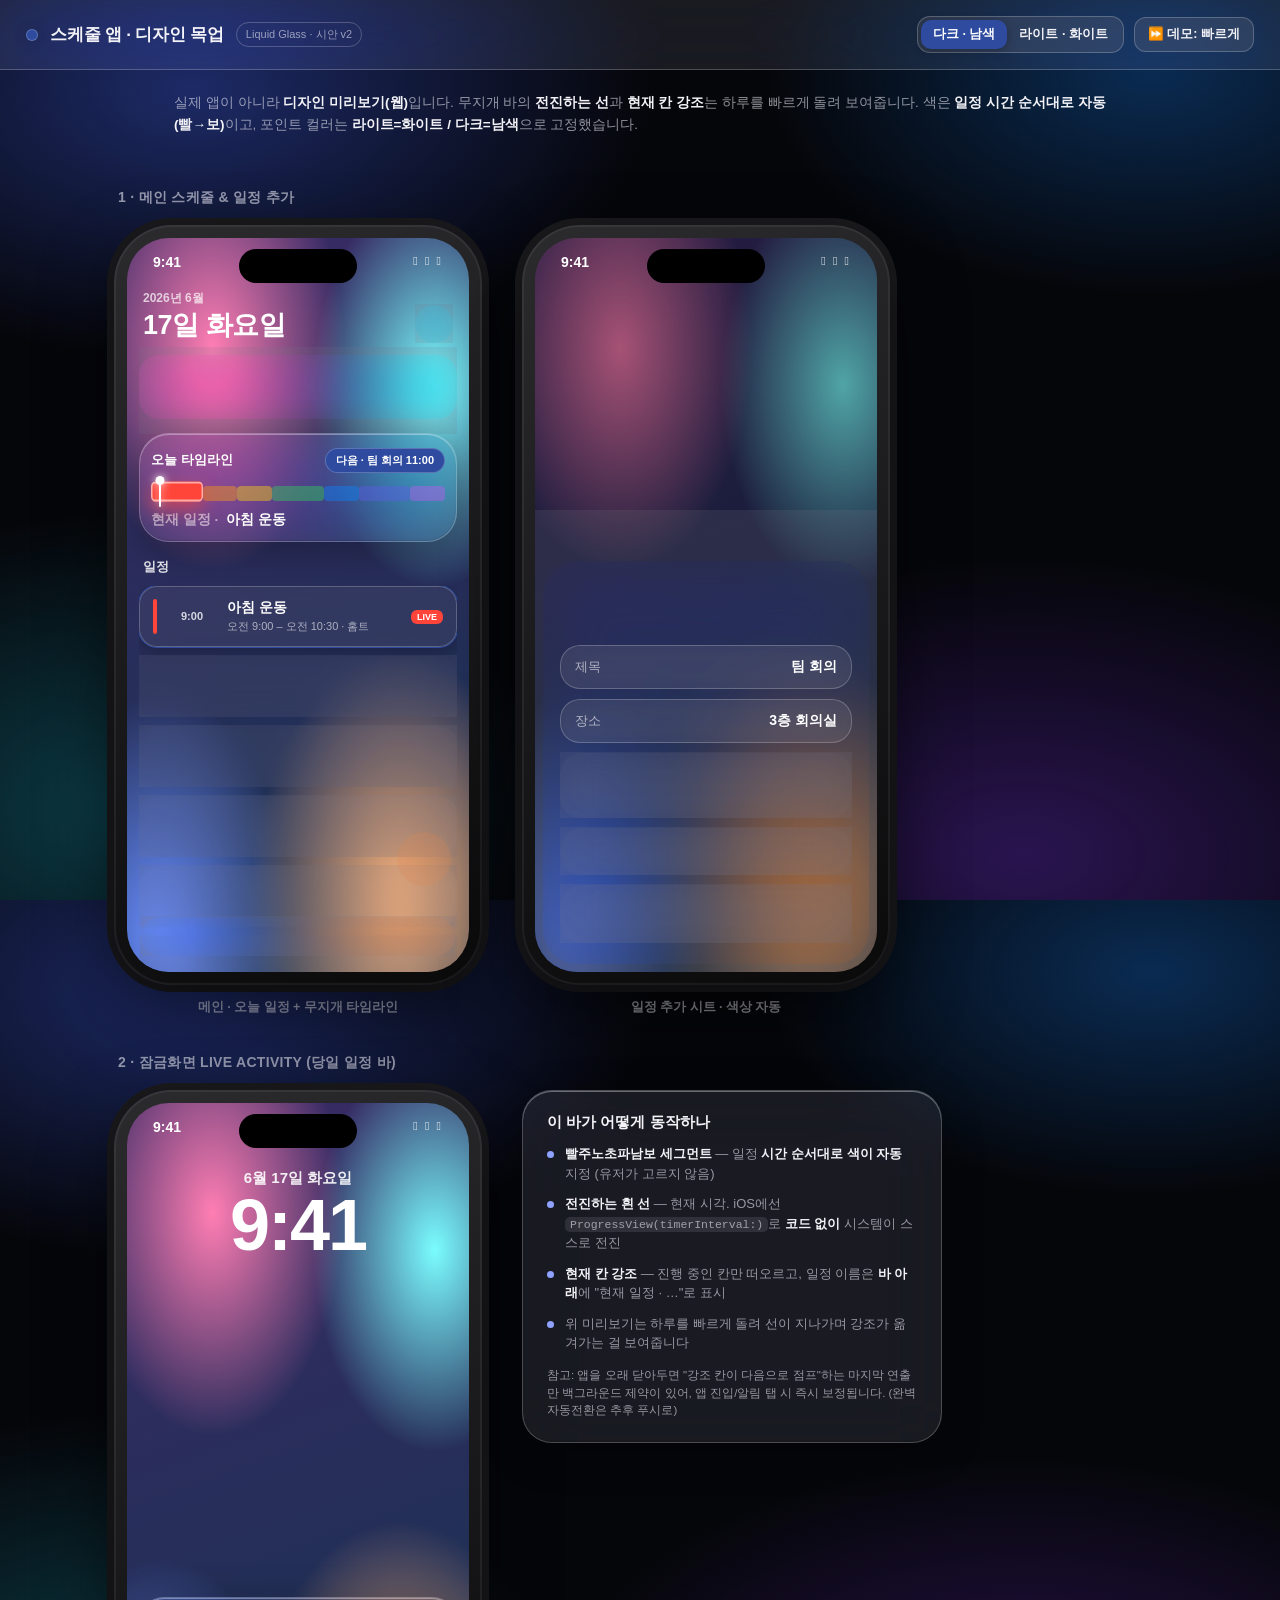
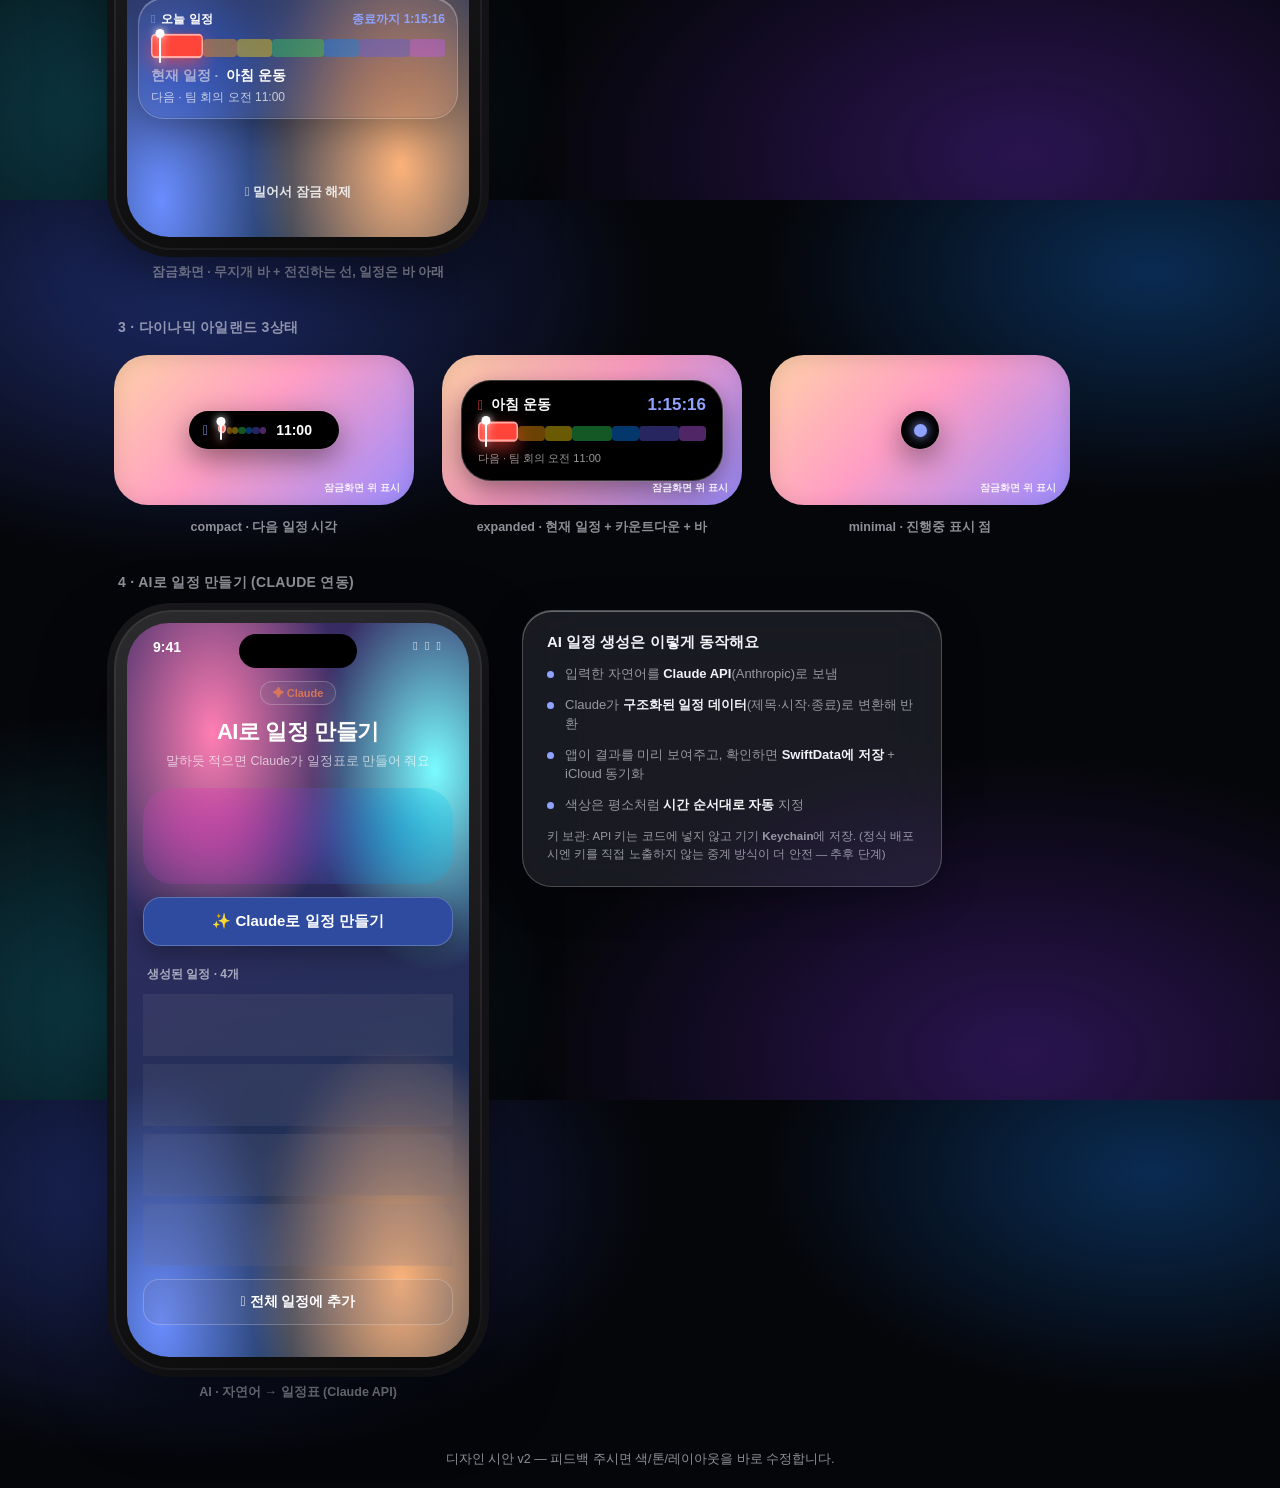
<file: mockup/index.html>
<!DOCTYPE html>
<html lang="ko">
<head>
<meta charset="UTF-8" />
<meta name="viewport" content="width=device-width, initial-scale=1.0" />
<title>스케줄 앱 · 디자인 목업</title>
<link rel="stylesheet" href="styles.css" />
</head>
<body class="theme-dark">

  <!-- ===== Top control bar ===== -->
  <header class="topbar">
    <div class="topbar-title">
      <span class="dot"></span>
      <h1>스케줄 앱 · 디자인 목업</h1>
      <span class="tag">Liquid Glass · 시안 v2</span>
    </div>
    <div class="controls">
      <div class="seg" id="themeSeg">
        <button data-theme="theme-dark" class="active">다크 · 남색</button>
        <button data-theme="theme-light">라이트 · 화이트</button>
      </div>
      <button class="seg-single" id="speedBtn" title="시간 흐름 데모 속도">⏩ 데모: 빠르게</button>
    </div>
  </header>

  <p class="note">실제 앱이 아니라 <b>디자인 미리보기(웹)</b>입니다. 무지개 바의 <b>전진하는 선</b>과 <b>현재 칸 강조</b>는 하루를 빠르게 돌려 보여줍니다. 색은 <b>일정 시간 순서대로 자동(빨→보)</b>이고, 포인트 컬러는 <b>라이트=화이트 / 다크=남색</b>으로 고정했습니다.</p>

  <main>

    <!-- ===== 1. 메인 + 추가 시트 ===== -->
    <section>
      <h2 class="sec-title">1 · 메인 스케줄 &amp; 일정 추가</h2>
      <div class="row">

        <!-- 메인 화면 -->
        <figure class="device-wrap">
          <div class="phone">
            <div class="island"></div>
            <div class="screen wallpaper">
              <div class="statusbar"><span>9:41</span><span class="sb-right">􀙇 􀛨 􀋗</span></div>
              <div class="app-content">
                <div class="app-header">
                  <div>
                    <div class="kicker">2026년 6월</div>
                    <div class="big-date">17일 화요일</div>
                  </div>
                  <div class="avatar glass-soft">나</div>
                </div>

                <div class="weekstrip glass-soft">
                  <div class="wd"><span>월</span><b>16</b></div>
                  <div class="wd today"><span>화</span><b>17</b></div>
                  <div class="wd"><span>수</span><b>18</b></div>
                  <div class="wd"><span>목</span><b>19</b></div>
                  <div class="wd"><span>금</span><b>20</b></div>
                  <div class="wd"><span>토</span><b>21</b></div>
                  <div class="wd"><span>일</span><b>22</b></div>
                </div>

                <div class="glass card timeline-card">
                  <div class="card-head">
                    <span>오늘 타임라인</span>
                    <span class="next-chip" data-next-chip>다음 · --</span>
                  </div>
                  <div class="timeline" data-timeline data-variant="main"></div>
                  <div class="cur-line" data-cur-line><span>현재 일정 ·</span> --</div>
                </div>

                <div class="list-label">일정</div>
                <div class="event-list" data-eventlist></div>
              </div>

              <button class="fab glass">＋</button>
              <div class="tabbar glass-soft">
                <span class="tab active">􀉉 오늘</span>
                <span class="tab">􀉑 캘린더</span>
                <span class="tab">􀍩 설정</span>
              </div>
            </div>
          </div>
          <figcaption>메인 · 오늘 일정 + 무지개 타임라인</figcaption>
        </figure>

        <!-- 추가 시트 -->
        <figure class="device-wrap">
          <div class="phone">
            <div class="island"></div>
            <div class="screen wallpaper dimmed">
              <div class="statusbar"><span>9:41</span><span class="sb-right">􀙇 􀛨 􀋗</span></div>
              <div class="sheet glass">
                <div class="sheet-grabber"></div>
                <div class="sheet-head">
                  <button class="ghost">취소</button>
                  <b>새 일정</b>
                  <button class="filled">추가</button>
                </div>
                <div class="field glass-soft"><span>제목</span><input value="팀 회의" /></div>
                <div class="field glass-soft"><span>장소</span><input value="3층 회의실" placeholder="위치"/></div>
                <div class="field glass-soft two">
                  <div><span>시작</span><b>오후 12:00</b></div>
                  <div><span>종료</span><b>오후 1:00</b></div>
                </div>
                <div class="field glass-soft"><span>알림</span><b>10분 전</b></div>
                <div class="auto-color glass-soft">
                  <span>􀊵 색상은 시간 순서대로 자동 지정돼요</span>
                  <div class="mini-rainbow">
                    <i style="--c:#FF453A"></i><i style="--c:#FF9F0A"></i><i style="--c:#FFD60A"></i>
                    <i style="--c:#30D158"></i><i style="--c:#0A84FF"></i><i style="--c:#5E5CE6"></i><i style="--c:#BF5AF2"></i>
                  </div>
                </div>
              </div>
            </div>
          </div>
          <figcaption>일정 추가 시트 · 색상 자동</figcaption>
        </figure>
      </div>
    </section>

    <!-- ===== 2. 잠금화면 Live Activity ===== -->
    <section>
      <h2 class="sec-title">2 · 잠금화면 Live Activity (당일 일정 바)</h2>
      <div class="row">
        <figure class="device-wrap">
          <div class="phone">
            <div class="island"></div>
            <div class="screen wallpaper lockscreen">
              <div class="statusbar"><span>9:41</span><span class="sb-right">􀙇 􀛨 􀋗</span></div>
              <div class="lock-clock">
                <div class="lock-day">6월 17일 화요일</div>
                <div class="lock-time">9:41</div>
              </div>

              <div class="la-card glass">
                <div class="la-head">
                  <div class="la-app"><span class="la-icon">􀉉</span> 오늘 일정</div>
                  <div class="la-count" data-countdown>다음까지 --:--</div>
                </div>
                <div class="timeline tall" data-timeline data-variant="lock"></div>
                <div class="cur-line" data-cur-line><span>현재 일정 ·</span> --</div>
                <div class="la-next" data-next-line>다음 · --</div>
              </div>

              <div class="lock-hint">􀎟 밀어서 잠금 해제</div>
            </div>
          </div>
          <figcaption>잠금화면 · 무지개 바 + 전진하는 선, 일정은 바 아래</figcaption>
        </figure>

        <div class="explain glass">
          <h3>이 바가 어떻게 동작하나</h3>
          <ul>
            <li><b>빨주노초파남보 세그먼트</b> — 일정 <b>시간 순서대로 색이 자동</b> 지정 (유저가 고르지 않음)</li>
            <li><b>전진하는 흰 선</b> — 현재 시각. iOS에선 <code>ProgressView(timerInterval:)</code>로 <b>코드 없이</b> 시스템이 스스로 전진</li>
            <li><b>현재 칸 강조</b> — 진행 중인 칸만 떠오르고, 일정 이름은 <b>바 아래</b>에 "현재 일정 · …"로 표시</li>
            <li>위 미리보기는 하루를 빠르게 돌려 선이 지나가며 강조가 옮겨가는 걸 보여줍니다</li>
          </ul>
          <p class="small">참고: 앱을 오래 닫아두면 "강조 칸이 다음으로 점프"하는 마지막 연출만 백그라운드 제약이 있어, 앱 진입/알림 탭 시 즉시 보정됩니다. (완벽 자동전환은 추후 푸시로)</p>
        </div>
      </div>
    </section>

    <!-- ===== 3. 다이나믹 아일랜드 ===== -->
    <section>
      <h2 class="sec-title">3 · 다이나믹 아일랜드 3상태</h2>
      <div class="row di-row">

        <figure class="di-wrap">
          <div class="di-stage">
            <div class="di compact">
              <span class="di-l">􀉉</span>
              <span class="di-bar-mini" data-timeline data-variant="di"></span>
              <span class="di-r" data-di-time>11:00</span>
            </div>
          </div>
          <figcaption>compact · 다음 일정 시각</figcaption>
        </figure>

        <figure class="di-wrap">
          <div class="di-stage">
            <div class="di expanded glass">
              <div class="di-exp-top">
                <div class="di-exp-title"><span class="di-icon" data-cur-dot>􀉉</span> <b data-cur-title>프로젝트 작업</b></div>
                <div class="di-exp-count" data-di-count>23:14</div>
              </div>
              <div class="timeline" data-timeline data-variant="diexp"></div>
              <div class="di-exp-sub"><span data-next-sub>다음 · 1:1 미팅 오후 4:00</span></div>
            </div>
          </div>
          <figcaption>expanded · 현재 일정 + 카운트다운 + 바</figcaption>
        </figure>

        <figure class="di-wrap">
          <div class="di-stage">
            <div class="di minimal">
              <span class="di-min-dot"></span>
            </div>
          </div>
          <figcaption>minimal · 진행중 표시 점</figcaption>
        </figure>
      </div>
    </section>

    <!-- ===== 4. AI (Claude) 자연어 일정 생성 ===== -->
    <section>
      <h2 class="sec-title">4 · AI로 일정 만들기 (Claude 연동)</h2>
      <div class="row">
        <figure class="device-wrap">
          <div class="phone">
            <div class="island"></div>
            <div class="screen wallpaper">
              <div class="statusbar"><span>9:41</span><span class="sb-right">􀙇 􀛨 􀋗</span></div>
              <div class="ai-content">
                <div class="ai-hero">
                  <div class="claude-badge">✦ Claude</div>
                  <h3>AI로 일정 만들기</h3>
                  <p>말하듯 적으면 Claude가 일정표로 만들어 줘요</p>
                </div>

                <div class="ai-input glass">
                  내일 오전 <b>9시 팀 회의</b>, <b>12시 반 점심</b>,
                  오후 <b>3시에 헬스장 1시간</b>, 저녁 <b>7시 친구 약속</b><span class="ph"> |</span>
                </div>
                <button class="ai-btn">✨ Claude로 일정 만들기</button>

                <div class="ai-divider">생성된 일정 · 4개</div>
                <div class="ai-result">
                  <div class="ev" style="--c:#FF453A"><div class="ev-bar"></div>
                    <div class="ev-time">9:00</div><div class="ev-main">
                    <div class="ev-title">팀 회의</div><div class="ev-loc">오전 9:00 – 오전 10:00</div></div></div>
                  <div class="ev" style="--c:#FF9F0A"><div class="ev-bar"></div>
                    <div class="ev-time">12:30</div><div class="ev-main">
                    <div class="ev-title">점심</div><div class="ev-loc">오후 12:30 – 오후 1:30</div></div></div>
                  <div class="ev" style="--c:#FFD60A"><div class="ev-bar"></div>
                    <div class="ev-time">15:00</div><div class="ev-main">
                    <div class="ev-title">헬스장</div><div class="ev-loc">오후 3:00 – 오후 4:00</div></div></div>
                  <div class="ev" style="--c:#30D158"><div class="ev-bar"></div>
                    <div class="ev-time">19:00</div><div class="ev-main">
                    <div class="ev-title">친구 약속</div><div class="ev-loc">오후 7:00 – 오후 8:00</div></div></div>
                </div>
                <button class="ai-apply">􀅼 전체 일정에 추가</button>
              </div>
            </div>
          </div>
          <figcaption>AI · 자연어 → 일정표 (Claude API)</figcaption>
        </figure>

        <div class="explain glass">
          <h3>AI 일정 생성은 이렇게 동작해요</h3>
          <ul>
            <li>입력한 자연어를 <b>Claude API</b>(Anthropic)로 보냄</li>
            <li>Claude가 <b>구조화된 일정 데이터</b>(제목·시작·종료)로 변환해 반환</li>
            <li>앱이 결과를 미리 보여주고, 확인하면 <b>SwiftData에 저장</b> + iCloud 동기화</li>
            <li>색상은 평소처럼 <b>시간 순서대로 자동</b> 지정</li>
          </ul>
          <p class="small">키 보관: API 키는 코드에 넣지 않고 기기 <b>Keychain</b>에 저장. (정식 배포 시엔 키를 직접 노출하지 않는 중계 방식이 더 안전 — 추후 단계)</p>
        </div>
      </div>
    </section>

    <div class="footer">디자인 시안 v2 — 피드백 주시면 색/톤/레이아웃을 바로 수정합니다.</div>
  </main>

  <script src="app.js"></script>
</body>
</html>
</file>
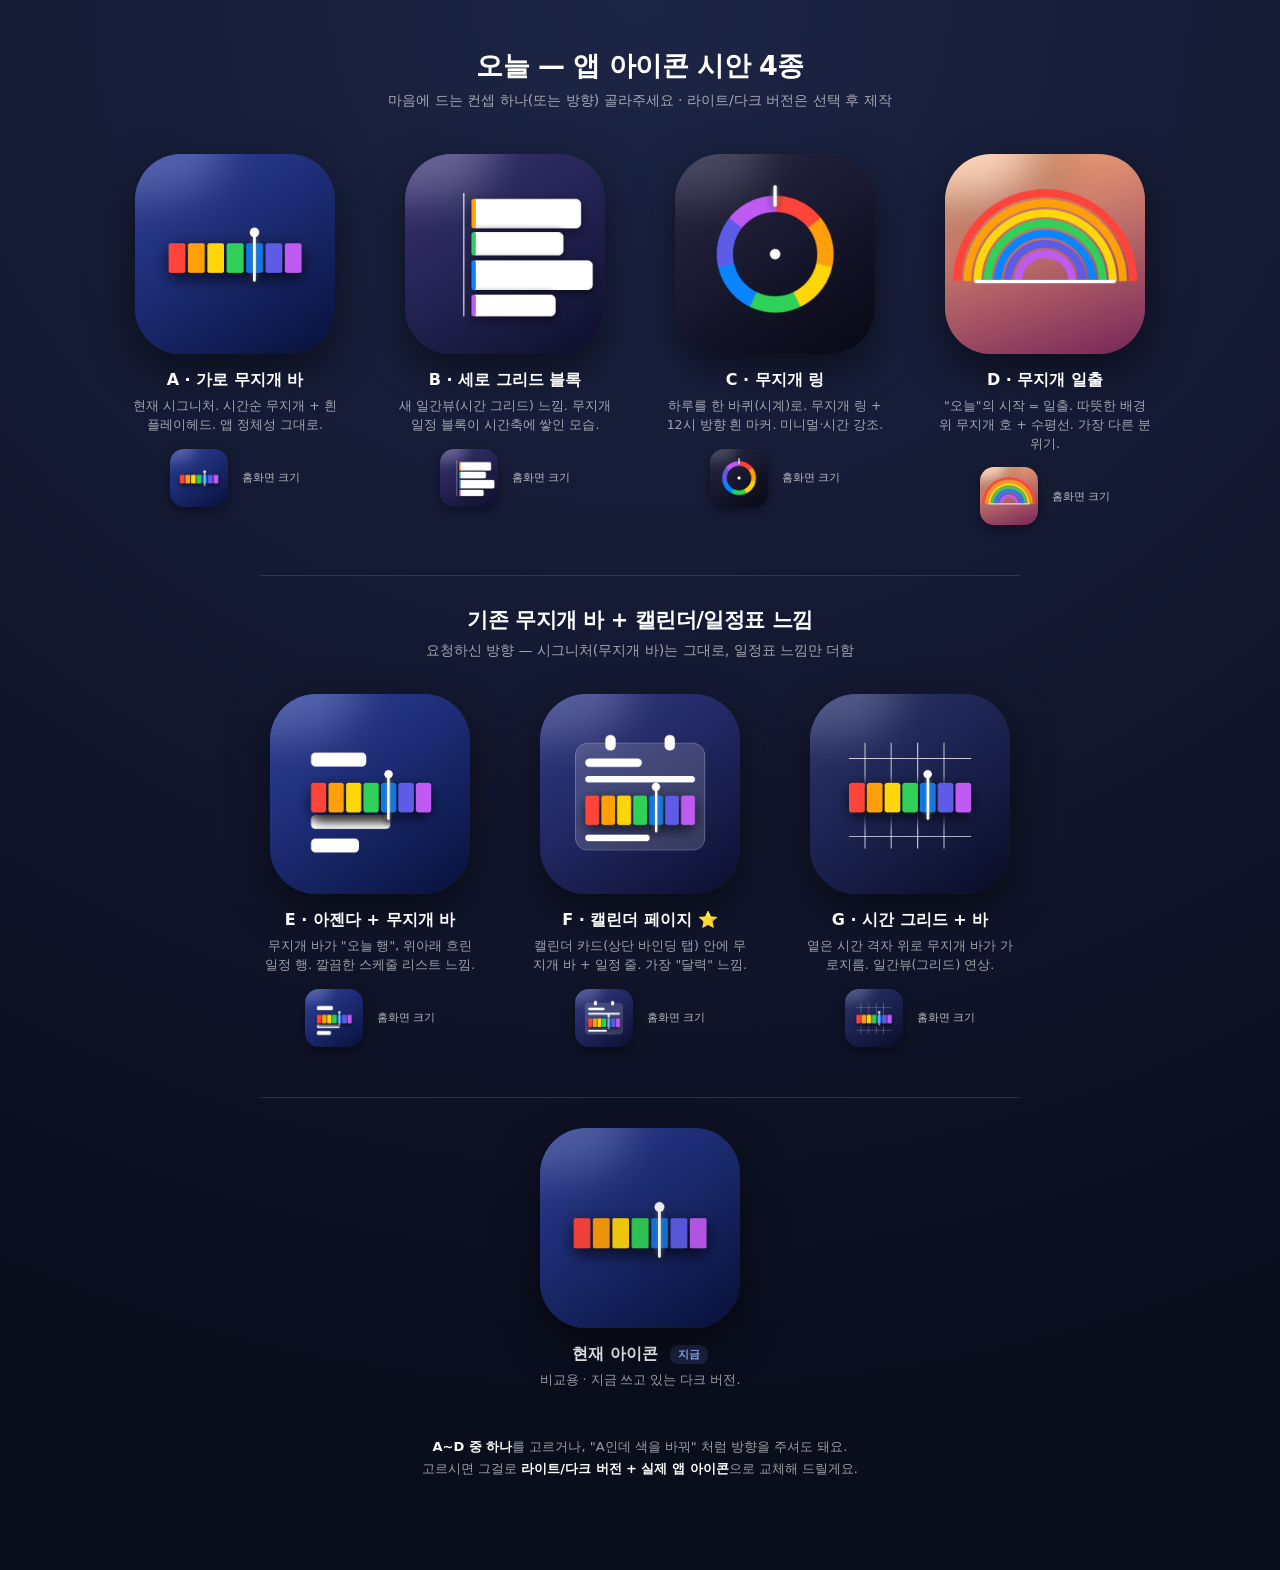
<file: mockup/icons.html>
<!DOCTYPE html>
<html lang="ko">
<head>
<meta charset="UTF-8">
<meta name="viewport" content="width=device-width, initial-scale=1.0">
<title>오늘 — 앱 아이콘 시안</title>
<style>
  *{box-sizing:border-box;margin:0;padding:0}
  body{font-family:-apple-system,"SF Pro Display","Pretendard",system-ui,sans-serif;
    background:radial-gradient(120% 90% at 50% 0%,#1d2546,#0a0d1c);color:#fff;
    padding:48px 20px 90px;-webkit-font-smoothing:antialiased}
  h1{font-size:27px;font-weight:800;text-align:center;letter-spacing:-.5px}
  .sub{text-align:center;color:rgba(255,255,255,.6);margin:8px 0 44px;font-size:14px}
  .grid{display:flex;flex-wrap:wrap;gap:40px;justify-content:center;max-width:1100px;margin:0 auto}
  .tile{width:230px;text-align:center}
  .ic{width:200px;height:200px;border-radius:46px;margin:0 auto;display:block;
    box-shadow:0 16px 40px rgba(0,0,0,.5), inset 0 0 0 1px rgba(255,255,255,.08)}
  .nm{font-weight:700;font-size:16px;margin-top:16px}
  .nm .tag{display:inline-block;font-size:11px;font-weight:800;color:#9bb4ff;
    background:rgba(120,140,255,.16);padding:2px 8px;border-radius:8px;margin-left:6px;vertical-align:middle}
  .dc{color:rgba(255,255,255,.6);font-size:12.5px;margin-top:6px;line-height:1.5;padding:0 6px}
  /* 홈 화면 미리보기 (작은 사이즈 느낌) */
  .small{display:flex;gap:14px;justify-content:center;align-items:center;margin-top:14px}
  .small img{width:58px;height:58px;border-radius:14px;box-shadow:0 4px 10px rgba(0,0,0,.4)}
  .small span{font-size:11px;color:rgba(255,255,255,.7)}
  .note{max-width:680px;margin:46px auto 0;text-align:center;color:rgba(255,255,255,.6);font-size:13px;line-height:1.7}
  .note b{color:#fff}
  .divider{max-width:760px;margin:50px auto 30px;border-top:1px solid rgba(255,255,255,.12)}
</style>
</head>
<body>
  <h1>오늘 — 앱 아이콘 시안 4종</h1>
  <p class="sub">마음에 드는 컨셉 하나(또는 방향) 골라주세요 · 라이트/다크 버전은 선택 후 제작</p>

  <div class="grid">
    <div class="tile">
      <img class="ic" src="icons/icon-a.png" alt="A">
      <div class="nm">A · 가로 무지개 바</div>
      <div class="dc">현재 시그니처. 시간순 무지개 + 흰 플레이헤드. 앱 정체성 그대로.</div>
      <div class="small"><img src="icons/icon-a.png"><span>홈화면 크기</span></div>
    </div>
    <div class="tile">
      <img class="ic" src="icons/icon-b.png" alt="B">
      <div class="nm">B · 세로 그리드 블록</div>
      <div class="dc">새 일간뷰(시간 그리드) 느낌. 무지개 일정 블록이 시간축에 쌓인 모습.</div>
      <div class="small"><img src="icons/icon-b.png"><span>홈화면 크기</span></div>
    </div>
    <div class="tile">
      <img class="ic" src="icons/icon-c.png" alt="C">
      <div class="nm">C · 무지개 링</div>
      <div class="dc">하루를 한 바퀴(시계)로. 무지개 링 + 12시 방향 흰 마커. 미니멀·시간 강조.</div>
      <div class="small"><img src="icons/icon-c.png"><span>홈화면 크기</span></div>
    </div>
    <div class="tile">
      <img class="ic" src="icons/icon-d.png" alt="D">
      <div class="nm">D · 무지개 일출</div>
      <div class="dc">"오늘"의 시작 = 일출. 따뜻한 배경 위 무지개 호 + 수평선. 가장 다른 분위기.</div>
      <div class="small"><img src="icons/icon-d.png"><span>홈화면 크기</span></div>
    </div>
  </div>

  <div class="divider"></div>
  <h1 style="font-size:21px">기존 무지개 바 + 캘린더/일정표 느낌</h1>
  <p class="sub" style="margin-bottom:34px">요청하신 방향 — 시그니처(무지개 바)는 그대로, 일정표 느낌만 더함</p>
  <div class="grid">
    <div class="tile">
      <img class="ic" src="icons/icon-e.png" alt="E">
      <div class="nm">E · 아젠다 + 무지개 바</div>
      <div class="dc">무지개 바가 "오늘 행", 위아래 흐린 일정 행. 깔끔한 스케줄 리스트 느낌.</div>
      <div class="small"><img src="icons/icon-e.png"><span>홈화면 크기</span></div>
    </div>
    <div class="tile">
      <img class="ic" src="icons/icon-f.png" alt="F">
      <div class="nm">F · 캘린더 페이지 ⭐</div>
      <div class="dc">캘린더 카드(상단 바인딩 탭) 안에 무지개 바 + 일정 줄. 가장 "달력" 느낌.</div>
      <div class="small"><img src="icons/icon-f.png"><span>홈화면 크기</span></div>
    </div>
    <div class="tile">
      <img class="ic" src="icons/icon-g.png" alt="G">
      <div class="nm">G · 시간 그리드 + 바</div>
      <div class="dc">옅은 시간 격자 위로 무지개 바가 가로지름. 일간뷰(그리드) 연상.</div>
      <div class="small"><img src="icons/icon-g.png"><span>홈화면 크기</span></div>
    </div>
  </div>

  <div class="divider"></div>
  <div class="grid">
    <div class="tile">
      <img class="ic" src="icons/icon-current.png" alt="current" style="box-shadow:0 16px 40px rgba(0,0,0,.5), inset 0 0 0 1px rgba(255,255,255,.08); opacity:.92">
      <div class="nm">현재 아이콘 <span class="tag">지금</span></div>
      <div class="dc">비교용 · 지금 쓰고 있는 다크 버전.</div>
    </div>
  </div>

  <p class="note">
    <b>A~D 중 하나</b>를 고르거나, "A인데 색을 바꿔" 처럼 방향을 주셔도 돼요.<br>
    고르시면 그걸로 <b>라이트/다크 버전 + 실제 앱 아이콘</b>으로 교체해 드릴게요.
  </p>
</body>
</html>
</file>
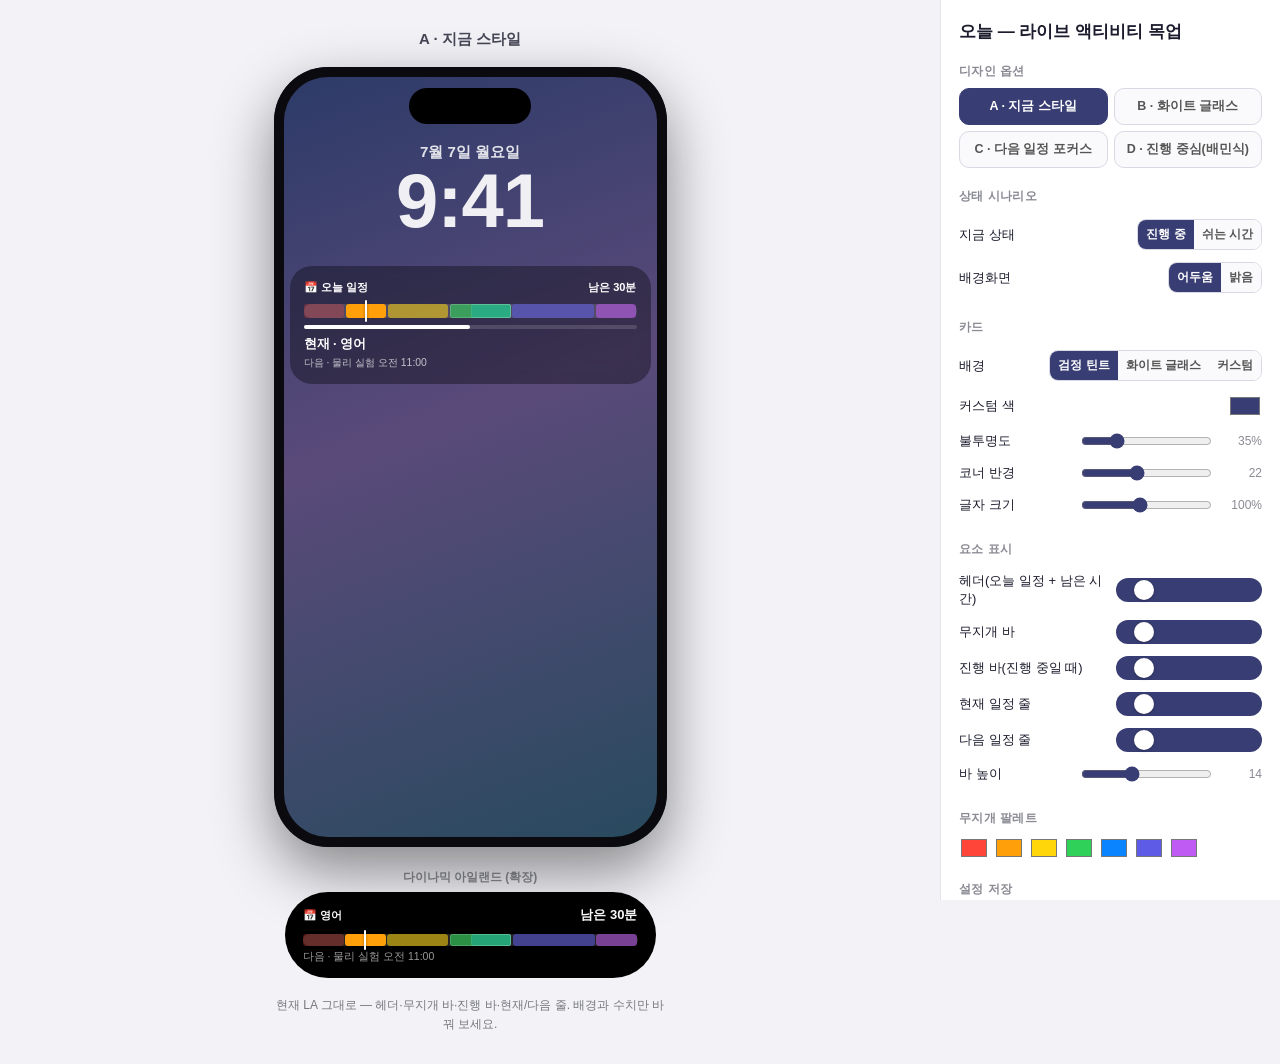
<file: mockup/la-design.html>
<!doctype html>
<html lang="ko">
<head>
<meta charset="utf-8">
<meta name="viewport" content="width=device-width, initial-scale=1">
<title>오늘 — 라이브 액티비티 디자인 목업</title>
<style>
  :root { --accent: #383D73; }
  * { box-sizing: border-box; }
  body { margin: 0; font-family: -apple-system, "Apple SD Gothic Neo", sans-serif; color: #1c1c2e;
         display: flex; min-height: 100vh; background: #f2f2f7; }

  /* ── 좌측: 잠금화면 ── */
  #stage { flex: 1; display: flex; flex-direction: column; align-items: center; justify-content: center;
           gap: 18px; padding: 30px 16px; }
  #phone { width: 393px; height: 780px; border-radius: 54px; position: relative; overflow: hidden;
           box-shadow: 0 24px 60px rgba(0,0,0,.45), inset 0 0 0 10px #0b0b0f;
           background: linear-gradient(160deg, #2b3a67 0%, #5a4a7a 45%, #274a5e 100%); }
  #phone.lightwall { background: linear-gradient(160deg, #ffd9c9 0%, #cdd4ff 50%, #bff0dd 100%); }
  #lock { position: absolute; inset: 10px; display: flex; flex-direction: column; align-items: center; }
  #clockDate { margin-top: 66px; font-size: 15px; font-weight: 700; color: rgba(255,255,255,.85); }
  #clockTime { font-size: 76px; font-weight: 700; color: rgba(255,255,255,.92); line-height: 1.02;
               font-variant-numeric: tabular-nums; letter-spacing: -1px; }
  #phone.lightwall #clockDate, #phone.lightwall #clockTime { color: rgba(40,40,70,.85); }
  #island { position: absolute; top: 21px; left: 50%; transform: translateX(-50%); width: 122px; height: 36px;
            border-radius: 20px; background: #000; }

  #laCard { width: 361px; margin-top: 26px; }
  #variantTitle { font-weight: 800; font-size: 15px; opacity: .8; }
  #stageHint { font-size: 12px; color: #77777f; max-width: 400px; text-align: center; line-height: 1.6; }

  /* 다이나믹 아일랜드 확장 미리보기 */
  #diWrap { width: 393px; }
  #diTitle { font-size: 12px; font-weight: 700; color: #8a8a94; margin: 4px 0 6px; text-align: center; }
  #di { width: 371px; margin: 0 auto; background: #000; border-radius: 44px; padding: 14px 18px; color: #fff; }

  [contenteditable] { outline: none; border-radius: 3px; }
  [contenteditable]:hover { box-shadow: 0 0 0 1.5px rgba(140,160,255,.6); cursor: text; }

  /* ── 우측: 컨트롤 ── */
  #panel { width: 340px; background: #fff; border-left: 1px solid #e3e3ea; padding: 18px 18px 40px;
           overflow-y: auto; height: 100vh; position: sticky; top: 0; }
  #panel h1 { font-size: 17px; margin: 2px 0 14px; }
  #panel h2 { font-size: 12px; text-transform: uppercase; letter-spacing: .4px; color: #8a8a94; margin: 20px 0 8px; }
  .tabs { display: grid; grid-template-columns: 1fr 1fr; gap: 6px; }
  .tabs button { padding: 9px 6px; border: 1.5px solid #d9d9e3; background: #fafafc; border-radius: 10px;
                 font-size: 12.5px; font-weight: 700; color: #555; cursor: pointer; font-family: inherit; }
  .tabs button.on { border-color: var(--accent); background: var(--accent); color: #fff; }
  .row { display: flex; align-items: center; justify-content: space-between; gap: 10px; padding: 6px 0; font-size: 13px; }
  .row label { flex: 1; }
  .row input[type=range] { flex: 1.2; accent-color: var(--accent); }
  .row input[type=color] { width: 34px; height: 26px; border: none; background: none; padding: 0; cursor: pointer; }
  .row .val { width: 38px; text-align: right; color: #8a8a94; font-variant-numeric: tabular-nums; font-size: 12px; }
  .seg2 { display: flex; border: 1.5px solid #d9d9e3; border-radius: 9px; overflow: hidden; }
  .seg2 button { flex: 1; border: none; background: #fafafc; padding: 6px 8px; font-size: 12px; font-weight: 700;
                 color: #555; cursor: pointer; font-family: inherit; white-space: nowrap; }
  .seg2 button.on { background: var(--accent); color: #fff; }
  .sw { position: relative; width: 40px; height: 24px; flex-shrink: 0; }
  .sw input { display: none; }
  .sw i { position: absolute; inset: 0; border-radius: 12px; background: #d9d9e3; transition: .15s; }
  .sw i::after { content: ""; position: absolute; top: 2px; left: 2px; width: 20px; height: 20px; border-radius: 50%;
                 background: #fff; transition: .15s; box-shadow: 0 1px 3px rgba(0,0,0,.25); }
  .sw input:checked + i { background: var(--accent); }
  .sw input:checked + i::after { left: 18px; }
  .palette { display: flex; gap: 5px; }
  .palette input { width: 30px; height: 26px; border: none; background: none; padding: 0; cursor: pointer; }
  .hint { font-size: 11.5px; color: #9a9aa4; line-height: 1.55; margin-top: 4px; }
</style>
</head>
<body>

<div id="stage">
  <div id="variantTitle"></div>
  <div id="phone">
    <div id="island"></div>
    <div id="lock">
      <div id="clockDate">7월 7일 월요일</div>
      <div id="clockTime">9:41</div>
      <div id="laCard"></div>
    </div>
  </div>
  <div id="diWrap"><div id="diTitle">다이나믹 아일랜드 (확장)</div><div id="di"></div></div>
  <div id="stageHint"></div>
</div>

<div id="panel">
  <h1>오늘 — 라이브 액티비티 목업</h1>

  <h2>디자인 옵션</h2>
  <div class="tabs" id="tabs"></div>

  <h2>상태 시나리오</h2>
  <div class="row"><label>지금 상태</label>
    <div class="seg2" id="scnSeg"><button data-v="now" class="on">진행 중</button><button data-v="break">쉬는 시간</button></div>
  </div>
  <div class="row"><label>배경화면</label>
    <div class="seg2" id="wallSeg"><button data-v="dark" class="on">어두움</button><button data-v="light">밝음</button></div>
  </div>

  <h2>카드</h2>
  <div class="row"><label>배경</label>
    <div class="seg2" id="bgSeg"><button data-v="tint" class="on">검정 틴트</button><button data-v="glass">화이트 글래스</button><button data-v="custom">커스텀</button></div>
  </div>
  <div class="row"><label>커스텀 색</label><input type="color" id="bgColor" value="#383D73"></div>
  <div class="row"><label>불투명도</label><input type="range" id="bgAlpha" min="15" max="95" value="35"><span class="val" id="bgAlphaV"></span></div>
  <div class="row"><label>코너 반경</label><input type="range" id="radius" min="12" max="36" value="22"><span class="val" id="radiusV"></span></div>
  <div class="row"><label>글자 크기</label><input type="range" id="fscale" min="80" max="125" value="100"><span class="val" id="fscaleV"></span></div>

  <h2>요소 표시</h2>
  <div class="row"><label>헤더(오늘 일정 + 남은 시간)</label><label class="sw"><input type="checkbox" id="showHead" checked><i></i></label></div>
  <div class="row"><label>무지개 바</label><label class="sw"><input type="checkbox" id="showBar" checked><i></i></label></div>
  <div class="row"><label>진행 바(진행 중일 때)</label><label class="sw"><input type="checkbox" id="showProg" checked><i></i></label></div>
  <div class="row"><label>현재 일정 줄</label><label class="sw"><input type="checkbox" id="showNow" checked><i></i></label></div>
  <div class="row"><label>다음 일정 줄</label><label class="sw"><input type="checkbox" id="showNext" checked><i></i></label></div>
  <div class="row"><label>바 높이</label><input type="range" id="barH" min="8" max="24" value="14"><span class="val" id="barHV"></span></div>

  <h2>무지개 팔레트</h2>
  <div class="palette" id="pal"></div>

  <h2>설정 저장</h2>
  <div class="row" style="gap:6px">
    <button id="copyBtn" style="flex:1;padding:8px;border:1.5px solid var(--accent);background:var(--accent);
      color:#fff;border-radius:9px;font-weight:700;font-size:12.5px;cursor:pointer;font-family:inherit">현재 설정 복사</button>
    <button id="resetBtn" style="flex:1;padding:8px;border:1.5px solid #d9d9e3;background:#fafafc;
      color:#555;border-radius:9px;font-weight:700;font-size:12.5px;cursor:pointer;font-family:inherit">초기화</button>
  </div>
  <div class="hint" id="saveHint">조절값은 자동 저장돼요 — 새로고침해도 유지됩니다.</div>

  <h2>메모</h2>
  <div class="hint">· 바는 실제 앱과 같은 <b>PackedLayout</b> — 일정끼리 빈틈없이 붙고, 폭은 시간 비례,
  겹치는 일정은 한 칸에 스테인글라스, 지난 칸은 흐려지고, 쉬는 시간엔 흰 니들이 다음 칸 경계에 멈춰요.<br>
  · 카드·아일랜드 안 글자는 <b>클릭해서 직접 수정</b> 가능.<br>
  · 마음에 들면 <b>“현재 설정 복사”</b>를 눌러 그대로 붙여넣어 주세요 — SwiftUI에 옮길게요.</div>
</div>

<script>
// ── 상태 (localStorage에 자동 저장/복원) ──
const DEFAULTS = {
  variant: "A", scn: "now", wall: "dark",
  bg: "tint", bgColor: "#383D73", bgAlpha: 35,
  radius: 22, fscale: 100, barH: 14,
  showHead: true, showBar: true, showProg: true, showNow: true, showNext: true,
  palette: ["#FF453A", "#FF9F0A", "#FFD60A", "#30D158", "#0A84FF", "#5E5CE6", "#BF5AF2"],
};
const S = { ...DEFAULTS, ...JSON.parse(localStorage.getItem("oneul-la-mockup") || "{}") };
const saveS = () => localStorage.setItem("oneul-la-mockup", JSON.stringify(S));

// 샘플 하루: [시작h, 끝h, 제목] — 동아리+보강이 겹침(스테인글라스 확인용)
const DAY = [[9,10,"수학"],[10,11,"영어"],[11,12.5,"물리 실험"],[13.5,15,"동아리"],[14,15,"보강"],[16,18,"학원"],[19,20,"운동"]];
const nowH = () => S.scn === "now" ? 10.5 : 12.9;   // 진행 중(영어) / 쉬는 시간(12:54)

// ── PackedLayout — Swift와 동일 알고리즘 ──
function packedLayout(intervals, minWidth = 0.05) {
  const order = intervals.map((_, i) => i).sort((a, b) =>
    intervals[a][0] !== intervals[b][0] ? intervals[a][0] - intervals[b][0] : intervals[a][1] - intervals[b][1]);
  const built = [];
  for (const oi of order) {
    const [s, e] = intervals[oi];
    const last = built[built.length - 1];
    if (last && s < last.end) { last.end = Math.max(last.end, e); last.idxs.push(oi); }
    else built.push({ start: s, end: e, idxs: [oi] });
  }
  const durs = built.map(c => Math.max(0.01, c.end - c.start));
  const total = durs.reduce((a, b) => a + b, 0);
  let widths = durs.map(d => Math.max(d / total, minWidth));
  const sum = widths.reduce((a, b) => a + b, 0);
  widths = widths.map(x => x / sum);
  let acc = 0;
  const segs = built.map((c, k) => { const s = { left: acc, width: widths[k], ...c }; acc += widths[k]; return s; });
  return {
    segments: segs,
    fraction(now) {
      if (!segs.length) return 0;
      if (now < segs[0].start) return 0;
      for (const s of segs) {
        if (now < s.start) return s.left;                       // 쉬는 시간 → 경계 정지
        if (now < s.end) return s.left + s.width * (now - s.start) / (s.end - s.start);
      }
      return 1;
    },
  };
}

// ── 무지개 바(Canvas 렌더 재현) ──
function barHTML(h, opt = {}) {
  const now = nowH();
  const L = packedLayout(DAY.map(e => [e[0], e[1]]));
  const cells = [];
  for (const sl of L.segments) {
    const span = Math.max(0.01, sl.end - sl.start);
    const overlap = sl.idxs.length > 1;
    for (const i of [...sl.idxs].sort((a, b) => DAY[b][0] - DAY[a][0])) {
      const e = DAY[i];
      const color = S.palette[i % 7];
      const isCur = now >= e[0] && now < e[1];
      const isPast = now >= e[1];
      const f0 = Math.min(Math.max((e[0] - sl.start) / span, 0), 1);
      const f1 = Math.min(Math.max((e[1] - sl.start) / span, 0), 1);
      const x = (sl.left + sl.width * f0) * 100;
      const wdt = sl.width * (f1 - f0) * 100;
      const alpha = isPast ? 0.3 : (isCur ? 1 : (overlap ? 0.62 : 0.55));
      cells.push(`<div style="position:absolute;top:0;bottom:0;left:calc(${x}% + .75px);width:calc(${wdt}% - 1.5px);
        background:${color}${Math.round(alpha * 255).toString(16).padStart(2, "0")};border-radius:3px;
        ${overlap ? "box-shadow:inset 0 0 0 .5px rgba(255,255,255,.35);" : ""}"></div>`);
    }
  }
  const frac = Math.max(0.004, Math.min(0.996, L.fraction(now)));
  return `<div style="position:relative;height:${h}px;margin:${opt.mtop ?? 4}px 0 ${opt.mbot ?? 4}px">
    <div style="position:absolute;inset:0;border-radius:${h / 2}px;background:${opt.track || "rgba(255,255,255,.14)"}"></div>
    ${cells.join("")}
    <div style="position:absolute;top:-4px;bottom:-4px;left:calc(${frac * 100}% - 1px);width:2px;border-radius:2px;
      background:${opt.needle || "#fff"};box-shadow:0 0 3px rgba(0,0,0,.4)"></div></div>`;
}

// ── 상태 파생 값 ──
const t12 = h => { const H = Math.floor(h), m = Math.round((h - H) * 60);
  return `${H < 12 ? "오전" : "오후"} ${((H + 11) % 12) + 1}:${String(m).padStart(2, "0")}`; };
const curIdx = () => DAY.findIndex(e => e[0] <= nowH() && nowH() < e[1]);
const nxtIdx = () => DAY.findIndex(e => e[0] > nowH());
const countTxt = () => { const c = curIdx(), n = nxtIdx(), now = nowH();
  const tgt = c >= 0 ? DAY[c][1] : (n >= 0 ? DAY[n][0] : null);
  if (tgt == null) return "오늘 끝";
  const mins = Math.round((tgt - now) * 60);
  return (c >= 0 ? "남은 " : "다음까지 ") + (mins < 60 ? mins + "분" : Math.floor(mins / 60) + "시간");
};
const progFrac = () => { const c = curIdx(); if (c < 0) return null;
  return (nowH() - DAY[c][0]) / (DAY[c][1] - DAY[c][0]); };
const ed = t => `<span contenteditable spellcheck="false">${t}</span>`;

const VARIANTS = {
  A: { name: "A · 지금 스타일", hint: "현재 LA 그대로 — 헤더·무지개 바·진행 바·현재/다음 줄. 배경과 수치만 바꿔 보세요." },
  B: { name: "B · 화이트 글래스", hint: "밝은 유리 카드 + 남색 텍스트 — 앱(파스텔+글래스) 감성의 라이트 버전." },
  C: { name: "C · 다음 일정 포커스", hint: "다음(진행 중이면 현재) 일정의 시각·제목을 크게, 바는 하단에 얇게." },
  D: { name: "D · 진행 중심(배민식)", hint: "진행 중 일정 제목 + 큰 진행 바가 주인공, 무지개 바는 위에 얇게." },
};

// ── 렌더 ──
function render() {
  const card = document.getElementById("laCard");
  document.getElementById("phone").className = S.wall === "light" ? "lightwall" : "";
  document.getElementById("variantTitle").textContent = VARIANTS[S.variant].name;
  document.getElementById("stageHint").textContent = VARIANTS[S.variant].hint;

  // 카드 배경 · 잉크
  let bg, ink, sub, track, needle = "#fff", prog = "#fff";
  const glassy = (S.variant === "B" && S.bg === "tint") ? "glass" : S.bg;   // B는 기본 글래스
  if (glassy === "glass") {
    bg = `rgba(255,255,255,${Math.max(S.bgAlpha, 45)}%)`;
    ink = "#383D73"; sub = "rgba(56,61,115,.6)"; track = "rgba(56,61,115,.14)";
    needle = "#383D73"; prog = "#383D73";
    card.style.backdropFilter = "blur(14px)";
  } else if (glassy === "custom") {
    bg = S.bgColor + Math.round(S.bgAlpha * 2.55).toString(16).padStart(2, "0");
    ink = "#fff"; sub = "rgba(255,255,255,.7)"; track = "rgba(255,255,255,.14)";
    card.style.backdropFilter = "blur(10px)";
  } else {
    bg = `rgba(0,0,0,${S.bgAlpha / 100})`;
    ink = "#fff"; sub = "rgba(255,255,255,.7)"; track = "rgba(255,255,255,.14)";
    card.style.backdropFilter = "blur(10px)";
  }
  card.style.background = bg;
  card.style.borderRadius = S.radius + "px";
  card.style.padding = "14px";
  card.style.fontSize = (S.fscale / 100) * 13 + "px";
  card.style.color = ink;

  const c = curIdx(), n = nxtIdx(), pf = progFrac();
  const head = S.showHead ? `
    <div style="display:flex;align-items:baseline;gap:8px">
      <span style="font-size:.85em;font-weight:800">📅 ${ed("오늘 일정")}</span>
      <span style="flex:1"></span>
      <span style="font-size:.85em;font-weight:800">${ed(countTxt())}</span>
    </div>` : "";
  const progBar = (S.showProg && pf != null) ? `
    <div style="position:relative;height:4px;border-radius:2px;background:${track};margin:7px 0 2px">
      <div style="position:absolute;top:0;bottom:0;left:0;width:${pf * 100}%;border-radius:2px;background:${prog}"></div>
    </div>` : "";
  const nowLine = S.showNow ? `
    <div style="font-weight:800;font-size:.98em;margin-top:7px;white-space:nowrap;overflow:hidden">
      ${ed("현재 · " + (c >= 0 ? DAY[c][2] : "진행 중인 일정 없음"))}</div>` : "";
  const nextLine = (S.showNext && n >= 0) ? `
    <div style="color:${sub};font-size:.8em;margin-top:3px;white-space:nowrap">
      ${ed("다음 · " + DAY[n][2] + " " + t12(DAY[n][0]))}</div>` : "";

  if (S.variant === "A" || S.variant === "B") {
    card.innerHTML = head
      + (S.showBar ? barHTML(S.barH, { track, needle, mtop: 9, mbot: 2 }) : "")
      + progBar + nowLine + nextLine;

  } else if (S.variant === "C") {
    const t = c >= 0 ? DAY[c] : (n >= 0 ? DAY[n] : null);
    card.innerHTML = head + `
      <div style="display:flex;align-items:flex-end;gap:10px;margin:8px 0 4px">
        <div style="font-size:2.2em;font-weight:300;line-height:1;font-variant-numeric:tabular-nums">
          ${ed(t ? t12(c >= 0 ? t[1] : t[0]) : "—")}</div>
        <div style="padding-bottom:3px">
          <div style="color:${sub};font-size:.72em;font-weight:800">${ed(c >= 0 ? "까지 · 진행 중" : "다음 일정")}</div>
          <div style="font-weight:800;font-size:1em">${ed(t ? t[2] : "오늘 일정 없음")}</div>
        </div></div>`
      + (S.showBar ? barHTML(Math.max(6, S.barH - 6), { track, needle, mtop: 8 }) : "")
      + nextLine;

  } else { // D 진행 중심
    const title = c >= 0 ? DAY[c][2] : (n >= 0 ? "대기 중" : "오늘 끝");
    card.innerHTML = head
      + (S.showBar ? barHTML(Math.max(6, S.barH - 7), { track, needle, mtop: 8, mbot: 8 }) : "")
      + `<div style="display:flex;align-items:baseline;gap:8px;margin-top:2px">
           <span style="font-weight:800;font-size:1.05em">${ed(title)}</span>
           <span style="flex:1"></span>
           ${c >= 0 ? `<span style="color:${sub};font-size:.78em">${ed(t12(DAY[c][0]) + " – " + t12(DAY[c][1]))}</span>` : ""}
         </div>
         <div style="position:relative;height:7px;border-radius:4px;background:${track};margin:8px 0 3px">
           <div style="position:absolute;top:0;bottom:0;left:0;width:${(pf ?? 0) * 100}%;border-radius:4px;
                background:linear-gradient(90deg,${S.palette[Math.max(c, 0) % 7]},${prog})"></div>
         </div>` + nextLine;
  }

  // 다이나믹 아일랜드(확장) — 항상 현재 구조
  document.getElementById("di").innerHTML = `
    <div style="display:flex;align-items:baseline;gap:8px;font-size:${(S.fscale / 100) * 13}px">
      <span style="font-size:.85em;font-weight:800">📅 ${ed(c >= 0 ? DAY[c][2] : "오늘 일정")}</span>
      <span style="flex:1"></span>
      <span style="font-weight:800">${ed(countTxt())}</span>
    </div>
    ${barHTML(12, { mtop: 10, mbot: 4 })}
    ${n >= 0 ? `<div style="color:rgba(255,255,255,.6);font-size:${(S.fscale / 100) * 10.5}px;margin-top:4px">
      ${ed("다음 · " + DAY[n][2] + " " + t12(DAY[n][0]))}</div>` : ""}`;

  ["radius","fscale","bgAlpha","barH"].forEach(k => document.getElementById(k + "V").textContent =
    k === "fscale" || k === "bgAlpha" ? S[k] + "%" : S[k]);
  saveS();
}

// ── 컨트롤 배선 ──
const $ = id => document.getElementById(id);
const tabs = $("tabs");
Object.entries(VARIANTS).forEach(([k, v]) => {
  const b = document.createElement("button");
  b.textContent = v.name; b.dataset.k = k;
  if (k === S.variant) b.classList.add("on");
  b.onclick = () => { S.variant = k; tabs.querySelectorAll("button").forEach(x => x.classList.toggle("on", x.dataset.k === k)); render(); };
  tabs.appendChild(b);
});
function seg(id, key) {
  $(id).querySelectorAll("button").forEach(b => b.onclick = () => {
    S[key] = b.dataset.v;
    $(id).querySelectorAll("button").forEach(x => x.classList.toggle("on", x === b));
    render();
  });
}
seg("scnSeg", "scn"); seg("wallSeg", "wall"); seg("bgSeg", "bg");
[["radius","radius"],["fscale","fscale"],["bgAlpha","bgAlpha"],["barH","barH"]].forEach(([id,k]) =>
  $(id).oninput = e => { S[k] = +e.target.value; render(); });
$("bgColor").oninput = e => { S.bgColor = e.target.value; S.bg = "custom";
  document.querySelectorAll("#bgSeg button").forEach(x => x.classList.toggle("on", x.dataset.v === "custom")); render(); };
["showHead","showBar","showProg","showNow","showNext"].forEach(k =>
  $(k).onchange = e => { S[k] = e.target.checked; render(); });
S.palette.forEach((c, i) => {
  const inp = document.createElement("input"); inp.type = "color"; inp.value = c;
  inp.oninput = () => { S.palette[i] = inp.value; render(); };
  $("pal").appendChild(inp);
});

// 저장된 상태를 컨트롤 UI에 반영(새로고침 복원)
[["scnSeg","scn"],["wallSeg","wall"],["bgSeg","bg"]].forEach(([id, k]) =>
  $(id).querySelectorAll("button").forEach(x => x.classList.toggle("on", x.dataset.v === S[k])));
[["radius","radius"],["fscale","fscale"],["bgAlpha","bgAlpha"],["barH","barH"]].forEach(([id, k]) => $(id).value = S[k]);
$("bgColor").value = S.bgColor;
["showHead","showBar","showProg","showNow","showNext"].forEach(k => $(k).checked = S[k]);

// 현재 설정 복사 / 초기화
$("copyBtn").onclick = async () => {
  const onoff = k => S[k] ? "켬" : "끔";
  const txt = `[오늘 LA 목업 설정] 옵션 ${S.variant} (${VARIANTS[S.variant].name}) · 배경 ${S.bg}${S.bg === "custom" ? " " + S.bgColor : ""} `
    + `불투명도 ${S.bgAlpha}% · 코너 ${S.radius} · 글자 ${S.fscale}% · 바 높이 ${S.barH} · `
    + `헤더 ${onoff("showHead")}/바 ${onoff("showBar")}/진행바 ${onoff("showProg")}/현재 ${onoff("showNow")}/다음 ${onoff("showNext")} · `
    + `팔레트 ${S.palette.join(",")}`;
  try { await navigator.clipboard.writeText(txt); $("saveHint").textContent = "복사됨! 대화에 붙여넣어 주세요."; }
  catch { $("saveHint").textContent = txt; }   // 클립보드 막히면 그대로 표시
};
$("resetBtn").onclick = () => { localStorage.removeItem("oneul-la-mockup"); location.reload(); };

render();
</script>
</body>
</html>
</file>
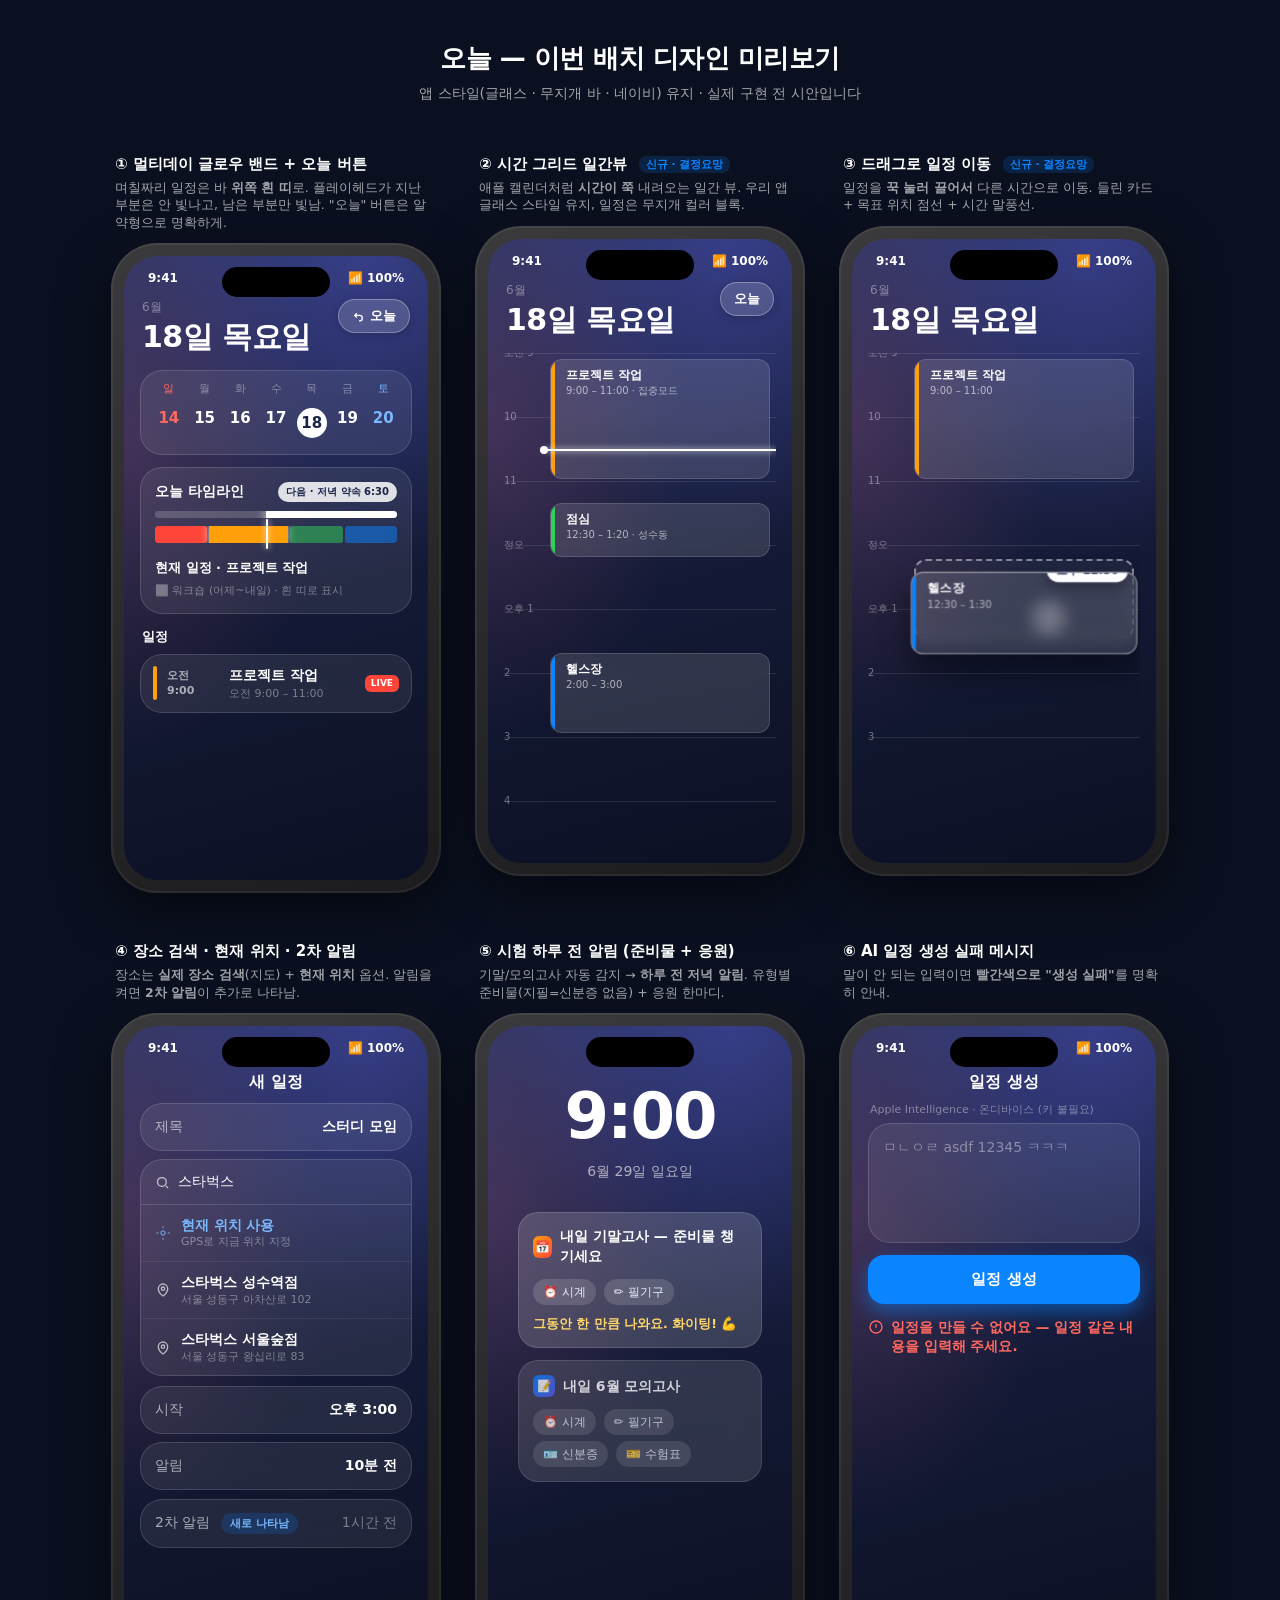
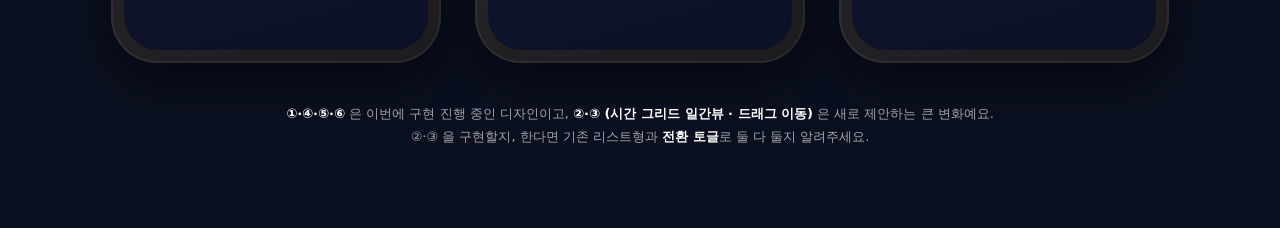
<file: mockup/new-design.html>
<!DOCTYPE html>
<html lang="ko">
<head>
<meta charset="UTF-8">
<meta name="viewport" content="width=device-width, initial-scale=1.0">
<title>오늘 — 이번 배치 디자인 미리보기</title>
<style>
  :root{
    --r0:#FF453A; --r1:#FF9F0A; --r2:#FFD60A; --r3:#30D158;
    --r4:#0A84FF; --r5:#5E5CE6; --r6:#BF5AF2;
    --glass:rgba(255,255,255,.08); --glass2:rgba(255,255,255,.13);
    --line:rgba(255,255,255,.14); --t1:#fff; --t2:rgba(255,255,255,.62); --t3:rgba(255,255,255,.40);
    --navy:#27407a;
  }
  *{box-sizing:border-box;margin:0;padding:0;-webkit-font-smoothing:antialiased}
  body{
    font-family:-apple-system,"SF Pro Display","Pretendard",system-ui,sans-serif;
    background:#0b1020; color:var(--t1); padding:40px 20px 80px; line-height:1.4;
  }
  h1{font-size:26px;font-weight:800;text-align:center;letter-spacing:-.5px}
  .sub{text-align:center;color:var(--t2);margin:8px 0 36px;font-size:14px}
  .grid{display:flex;flex-wrap:wrap;gap:34px;justify-content:center;align-items:flex-start;max-width:1240px;margin:0 auto}
  .cell{width:330px}
  .cap{font-weight:700;font-size:15px;margin:14px 4px 4px}
  .cap .new{color:#0A84FF;font-size:11px;font-weight:800;background:rgba(10,132,255,.16);
    padding:2px 7px;border-radius:8px;margin-left:6px;vertical-align:middle}
  .desc{color:var(--t2);font-size:12.5px;margin:0 4px 12px}

  /* iPhone frame */
  .phone{width:330px;height:650px;border-radius:46px;padding:13px;
    background:linear-gradient(160deg,#3a3a3c,#1c1c1e);
    box-shadow:0 18px 50px rgba(0,0,0,.5), inset 0 0 0 2px rgba(255,255,255,.06)}
  .screen{width:100%;height:100%;border-radius:34px;overflow:hidden;position:relative;
    background:
      radial-gradient(120% 80% at 80% 0%, rgba(94,92,230,.30), transparent 60%),
      radial-gradient(120% 90% at 0% 30%, rgba(255,107,140,.16), transparent 55%),
      linear-gradient(165deg,#2a3566 0%,#141a36 55%,#0c1024 100%);
    display:flex;flex-direction:column}
  .island{position:absolute;top:11px;left:50%;transform:translateX(-50%);
    width:108px;height:30px;background:#000;border-radius:18px;z-index:9}
  .statusbar{display:flex;justify-content:space-between;padding:14px 24px 0;font-size:12px;font-weight:600}
  .body{flex:1;overflow:hidden;padding:6px 16px 0}

  .glass{background:var(--glass);border:1px solid var(--line);border-radius:22px;
    backdrop-filter:blur(20px);-webkit-backdrop-filter:blur(20px)}
  .pad{padding:14px}

  /* header */
  .h-row{display:flex;align-items:flex-start;justify-content:space-between;margin:6px 2px 12px}
  .h-date{font-size:30px;font-weight:800;letter-spacing:-.5px}
  .h-sub{font-size:12px;color:var(--t3)}
  /* NEW pill today button */
  .today-pill{display:inline-flex;align-items:center;gap:5px;background:rgba(255,255,255,.16);
    border:1px solid rgba(255,255,255,.30);color:#fff;font-weight:700;font-size:13px;
    padding:7px 13px;border-radius:999px;box-shadow:0 2px 10px rgba(0,0,0,.18)}
  .today-pill svg{width:13px;height:13px}

  /* week calendar */
  .week{display:flex;justify-content:space-between;margin-bottom:6px}
  .wd{flex:1;text-align:center;font-size:11px;color:var(--t3)}
  .wd.sun{color:#ff6961}.wd.sat{color:#7ab8ff}
  .days{display:flex;justify-content:space-between}
  .day{flex:1;text-align:center;font-size:15px;font-weight:700;padding:6px 0}
  .day.sun{color:#ff6961}.day.sat{color:#7ab8ff}
  .day.sel span{background:#fff;color:#1a2348;border-radius:50%;
    width:30px;height:30px;display:inline-flex;align-items:center;justify-content:center}

  /* timeline bar + multiday glow band */
  .tl-head{display:flex;justify-content:space-between;align-items:center;margin-bottom:9px}
  .tl-title{font-size:14px;font-weight:700}
  .next-chip{font-size:10px;font-weight:700;background:rgba(255,255,255,.85);color:#1a2348;
    padding:3px 8px;border-radius:999px}
  .bar-wrap{position:relative;height:40px;margin:6px 0 4px}
  /* multiday band on TOP */
  .mday{position:absolute;top:0;left:0;right:0;height:7px;border-radius:3px;display:flex;overflow:hidden}
  .mday .passed{flex:0 0 46%;background:rgba(255,255,255,.18)}      /* 지나간 부분: 안 빛남 */
  .mday .live{flex:1;background:#fff;border-radius:0 3px 3px 0;
    box-shadow:0 0 10px rgba(255,255,255,.9),0 0 18px rgba(255,255,255,.55)} /* 남은 부분: 흰 글로우 */
  .bar{position:absolute;top:15px;left:0;right:0;height:17px;border-radius:3px;display:flex;gap:2px;overflow:hidden}
  .seg{height:100%;border-radius:3px}
  .seg.cur{box-shadow:0 0 8px rgba(255,255,255,.8);transform:scaleY(1.25)}
  .play{position:absolute;top:8px;height:30px;width:2px;left:46%;background:#fff;border-radius:2px;
    box-shadow:0 0 6px rgba(255,255,255,.9)}
  .tl-now{font-size:13px;font-weight:700;margin-top:8px}

  /* event rows */
  .ev{display:flex;align-items:center;gap:10px;padding:11px 12px;margin-top:8px}
  .ev .stripe{width:4px;height:34px;border-radius:3px}
  .ev .tm{font-size:11px;font-weight:700;color:var(--t2);width:52px}
  .ev .ti{font-size:14px;font-weight:700}
  .ev .se{font-size:11px;color:var(--t3)}
  .ev .live{margin-left:auto;font-size:9px;font-weight:800;background:#FF453A;color:#fff;padding:2px 6px;border-radius:6px}
  .sec-t{font-size:13px;font-weight:700;margin:14px 2px 2px}

  /* day grid (apple-style) */
  .grid-view{position:relative;height:520px;overflow:hidden;margin-top:4px}
  .hour{position:absolute;left:0;right:0;height:64px;border-top:1px solid rgba(255,255,255,.10)}
  .hour span{position:absolute;left:0;top:-8px;font-size:10px;color:var(--t3);width:40px}
  .gcol{position:absolute;left:46px;right:6px;top:0;bottom:0}
  .gev{position:absolute;left:0;right:0;border-radius:12px;padding:7px 9px;
    background:var(--glass2);border:1px solid var(--line);backdrop-filter:blur(8px);overflow:hidden}
  .gev .b{position:absolute;left:0;top:0;bottom:0;width:4px;border-radius:3px}
  .gev .t{font-size:12px;font-weight:700;margin-left:6px}
  .gev .s{font-size:10px;color:var(--t2);margin-left:6px}
  .nowline{position:absolute;left:40px;right:0;height:2px;background:#fff;box-shadow:0 0 6px #fff;z-index:5}
  .nowline::before{content:"";position:absolute;left:-4px;top:-3px;width:8px;height:8px;border-radius:50%;background:#fff}

  /* drag illustration */
  .gev.drag{box-shadow:0 16px 30px rgba(0,0,0,.45);transform:scale(1.03);
    border-color:rgba(255,255,255,.5);z-index:8}
  .ghost{position:absolute;left:0;right:0;border-radius:12px;border:2px dashed rgba(255,255,255,.45);
    background:rgba(255,255,255,.05)}
  .timebubble{position:absolute;background:#fff;color:#1a2348;font-size:11px;font-weight:800;
    padding:4px 9px;border-radius:999px;box-shadow:0 4px 12px rgba(0,0,0,.3)}
  .handpt{position:absolute;width:30px;height:30px;border-radius:50%;background:rgba(255,255,255,.25);
    border:2px solid rgba(255,255,255,.6)}

  /* editor fields */
  .field{display:flex;justify-content:space-between;align-items:center;padding:13px 14px;margin-top:9px}
  .field .lab{color:var(--t2);font-size:14px}
  .field .val{font-size:14px;font-weight:600}
  .field .val.ph{color:var(--t3);font-weight:400}
  .search{margin-top:9px;overflow:hidden}
  .search .inp{display:flex;align-items:center;gap:8px;padding:12px 14px;border-bottom:1px solid var(--line)}
  .search .inp svg{width:15px;height:15px;opacity:.7}
  .res{padding:11px 14px;border-bottom:1px solid rgba(255,255,255,.07);display:flex;gap:10px;align-items:center}
  .res:last-child{border-bottom:0}
  .res svg{width:16px;height:16px;opacity:.65;flex:none}
  .res .nm{font-size:13.5px;font-weight:600}
  .res .ad{font-size:11px;color:var(--t3)}
  .res.cur .nm{color:#7ab8ff}
  .pill2{display:inline-block;background:rgba(10,132,255,.18);color:#7ab8ff;font-size:11px;font-weight:700;
    padding:3px 9px;border-radius:999px;margin-left:6px}

  /* lock screen notif */
  .lock{align-items:center;justify-content:flex-start;padding-top:60px}
  .lock .clock{font-size:64px;font-weight:700;text-align:center;letter-spacing:-2px}
  .lock .ldate{text-align:center;color:var(--t2);font-size:14px;margin-bottom:30px}
  .notif{margin:0 14px;padding:14px;border-radius:20px;background:rgba(255,255,255,.16);
    border:1px solid var(--line);backdrop-filter:blur(20px)}
  .notif .nt{display:flex;align-items:center;gap:8px;font-weight:700;font-size:14px;margin-bottom:6px}
  .notif .ndot{width:22px;height:22px;border-radius:6px;background:linear-gradient(135deg,#FF9F0A,#FF453A);
    display:flex;align-items:center;justify-content:center;font-size:12px}
  .notif .nb{font-size:13px;color:#eaeefc;line-height:1.5}
  .chk{display:inline-block;margin:6px 8px 0 0;font-size:12px;background:rgba(255,255,255,.14);
    padding:4px 10px;border-radius:999px}
  .cheer{margin-top:10px;font-size:12.5px;font-weight:700;color:#ffd86b}

  /* AI fail */
  .ai-input{height:120px;margin-top:6px;padding:14px;color:var(--t3);font-size:14px}
  .ai-btn{margin-top:12px;text-align:center;font-weight:800;font-size:15px;color:#fff;
    padding:14px;border-radius:16px;background:#0A84FF;box-shadow:0 8px 20px rgba(10,132,255,.5)}
  .ai-fail{margin-top:14px;color:#ff6961;font-weight:600;font-size:13.5px;text-align:left;
    display:flex;gap:7px;align-items:flex-start}
  .ai-fail svg{width:16px;height:16px;flex:none;margin-top:1px}

  .tabbar{display:flex;justify-content:space-around;padding:10px 0 6px;margin:auto 10px 8px;
    border-radius:22px;background:rgba(255,255,255,.08);border:1px solid var(--line)}
  .tab{font-size:10px;color:var(--t3);text-align:center}
  .tab.on{color:#fff}
  .tab svg{width:18px;height:18px;display:block;margin:0 auto 3px}
  .note{max-width:760px;margin:40px auto 0;color:var(--t2);font-size:13px;text-align:center;line-height:1.7}
  .note b{color:#fff}
</style>
</head>
<body>
  <h1>오늘 — 이번 배치 디자인 미리보기</h1>
  <p class="sub">앱 스타일(글래스 · 무지개 바 · 네이비) 유지 · 실제 구현 전 시안입니다</p>

  <div class="grid">

    <!-- 1. Today: multiday glow band + pill today button -->
    <div class="cell">
      <div class="cap">① 멀티데이 글로우 밴드 + 오늘 버튼</div>
      <p class="desc">며칠짜리 일정은 바 <b>위쪽 흰 띠</b>로. 플레이헤드가 지난 부분은 안 빛나고, 남은 부분만 빛남. "오늘" 버튼은 알약형으로 명확하게.</p>
      <div class="phone"><div class="screen"><div class="island"></div>
        <div class="statusbar"><span>9:41</span><span>📶 100%</span></div>
        <div class="body">
          <div class="h-row">
            <div><div class="h-sub">6월</div><div class="h-date">18일 목요일</div></div>
            <div class="today-pill">
              <svg viewBox="0 0 24 24" fill="none" stroke="currentColor" stroke-width="2.4"><path d="M9 14l-4-4 4-4M5 10h9a5 5 0 0 1 0 10h-1"/></svg>오늘
            </div>
          </div>
          <div class="glass pad" style="padding:10px">
            <div class="week">
              <div class="wd sun">일</div><div class="wd">월</div><div class="wd">화</div><div class="wd">수</div><div class="wd">목</div><div class="wd">금</div><div class="wd sat">토</div>
            </div>
            <div class="days">
              <div class="day sun">14</div><div class="day">15</div><div class="day">16</div><div class="day">17</div>
              <div class="day sel"><span>18</span></div><div class="day">19</div><div class="day sat">20</div>
            </div>
          </div>
          <div class="glass pad" style="margin-top:12px">
            <div class="tl-head"><div class="tl-title">오늘 타임라인</div><div class="next-chip">다음 · 저녁 약속 6:30</div></div>
            <div class="bar-wrap">
              <div class="mday"><div class="passed"></div><div class="live"></div></div>
              <div class="bar">
                <div class="seg" style="flex:2;background:var(--r0)"></div>
                <div class="seg cur" style="flex:3;background:var(--r1)"></div>
                <div class="seg" style="flex:2;background:var(--r3);opacity:.5"></div>
                <div class="seg" style="flex:2;background:var(--r4);opacity:.5"></div>
              </div>
              <div class="play"></div>
            </div>
            <div class="tl-now">현재 일정 · 프로젝트 작업</div>
            <div style="font-size:11px;color:var(--t3);margin-top:6px">⬜ 워크숍 (어제~내일) · 흰 띠로 표시</div>
          </div>
          <div class="sec-t">일정</div>
          <div class="glass ev"><div class="stripe" style="background:var(--r1)"></div><div class="tm">오전 9:00</div><div><div class="ti">프로젝트 작업</div><div class="se">오전 9:00 – 11:00</div></div><div class="live">LIVE</div></div>
        </div>
      </div></div>
    </div>

    <!-- 2. Day grid view -->
    <div class="cell">
      <div class="cap">② 시간 그리드 일간뷰 <span class="new">신규 · 결정요망</span></div>
      <p class="desc">애플 캘린더처럼 <b>시간이 쭉</b> 내려오는 일간 뷰. 우리 앱 글래스 스타일 유지, 일정은 무지개 컬러 블록.</p>
      <div class="phone"><div class="screen"><div class="island"></div>
        <div class="statusbar"><span>9:41</span><span>📶 100%</span></div>
        <div class="body">
          <div class="h-row"><div><div class="h-sub">6월</div><div class="h-date">18일 목요일</div></div><div class="today-pill">오늘</div></div>
          <div class="grid-view">
            <div class="hour" style="top:0"><span>오전 9</span></div>
            <div class="hour" style="top:64px"><span>10</span></div>
            <div class="hour" style="top:128px"><span>11</span></div>
            <div class="hour" style="top:192px"><span>정오</span></div>
            <div class="hour" style="top:256px"><span>오후 1</span></div>
            <div class="hour" style="top:320px"><span>2</span></div>
            <div class="hour" style="top:384px"><span>3</span></div>
            <div class="hour" style="top:448px"><span>4</span></div>
            <div class="gcol">
              <div class="gev" style="top:6px;height:120px"><div class="b" style="background:var(--r1)"></div><div class="t">프로젝트 작업</div><div class="s">9:00 – 11:00 · 집중모드</div></div>
              <div class="gev" style="top:150px;height:54px"><div class="b" style="background:var(--r3)"></div><div class="t">점심</div><div class="s">12:30 – 1:20 · 성수동</div></div>
              <div class="gev" style="top:300px;height:80px"><div class="b" style="background:var(--r4)"></div><div class="t">헬스장</div><div class="s">2:00 – 3:00</div></div>
            </div>
            <div class="nowline" style="top:96px"></div>
          </div>
        </div>
      </div></div>
    </div>

    <!-- 3. Drag to move -->
    <div class="cell">
      <div class="cap">③ 드래그로 일정 이동 <span class="new">신규 · 결정요망</span></div>
      <p class="desc">일정을 <b>꾹 눌러 끌어서</b> 다른 시간으로 이동. 들린 카드 + 목표 위치 점선 + 시간 말풍선.</p>
      <div class="phone"><div class="screen"><div class="island"></div>
        <div class="statusbar"><span>9:41</span><span>📶 100%</span></div>
        <div class="body">
          <div class="h-row"><div><div class="h-sub">6월</div><div class="h-date">18일 목요일</div></div></div>
          <div class="grid-view">
            <div class="hour" style="top:0"><span>오전 9</span></div>
            <div class="hour" style="top:64px"><span>10</span></div>
            <div class="hour" style="top:128px"><span>11</span></div>
            <div class="hour" style="top:192px"><span>정오</span></div>
            <div class="hour" style="top:256px"><span>오후 1</span></div>
            <div class="hour" style="top:320px"><span>2</span></div>
            <div class="hour" style="top:384px"><span>3</span></div>
            <div class="gcol">
              <div class="ghost" style="top:206px;height:80px"></div>
              <div class="gev drag" style="top:220px;height:80px"><div class="b" style="background:var(--r4)"></div><div class="t">헬스장</div><div class="s">12:30 – 1:30</div>
                <div class="timebubble" style="right:8px;top:-14px">오후 12:30</div>
              </div>
              <div class="handpt" style="left:120px;top:250px"></div>
              <div class="gev" style="top:6px;height:120px"><div class="b" style="background:var(--r1)"></div><div class="t">프로젝트 작업</div><div class="s">9:00 – 11:00</div></div>
            </div>
          </div>
        </div>
      </div></div>
    </div>

    <!-- 4. Editor: place search + current loc + 2nd reminder -->
    <div class="cell">
      <div class="cap">④ 장소 검색 · 현재 위치 · 2차 알림</div>
      <p class="desc">장소는 <b>실제 장소 검색</b>(지도) + <b>현재 위치</b> 옵션. 알림을 켜면 <b>2차 알림</b>이 추가로 나타남.</p>
      <div class="phone"><div class="screen"><div class="island"></div>
        <div class="statusbar"><span>9:41</span><span>📶 100%</span></div>
        <div class="body">
          <div style="text-align:center;font-weight:700;font-size:16px;margin:8px 0 4px">새 일정</div>
          <div class="glass field"><span class="lab">제목</span><span class="val">스터디 모임</span></div>
          <div class="glass search">
            <div class="inp">
              <svg viewBox="0 0 24 24" fill="none" stroke="#fff" stroke-width="2"><circle cx="11" cy="11" r="7"/><path d="M21 21l-4-4"/></svg>
              <span style="font-size:14px">스타벅스</span>
            </div>
            <div class="res cur">
              <svg viewBox="0 0 24 24" fill="none" stroke="#7ab8ff" stroke-width="2"><circle cx="12" cy="12" r="3"/><path d="M12 2v3M12 19v3M2 12h3M19 12h3"/></svg>
              <div><div class="nm">현재 위치 사용</div><div class="ad">GPS로 지금 위치 지정</div></div>
            </div>
            <div class="res"><svg viewBox="0 0 24 24" fill="none" stroke="#fff" stroke-width="2"><path d="M12 21s-7-5.2-7-11a7 7 0 0 1 14 0c0 5.8-7 11-7 11z"/><circle cx="12" cy="10" r="2.5"/></svg><div><div class="nm">스타벅스 성수역점</div><div class="ad">서울 성동구 아차산로 102</div></div></div>
            <div class="res"><svg viewBox="0 0 24 24" fill="none" stroke="#fff" stroke-width="2"><path d="M12 21s-7-5.2-7-11a7 7 0 0 1 14 0c0 5.8-7 11-7 11z"/><circle cx="12" cy="10" r="2.5"/></svg><div><div class="nm">스타벅스 서울숲점</div><div class="ad">서울 성동구 왕십리로 83</div></div></div>
          </div>
          <div class="glass field"><span class="lab">시작</span><span class="val">오후 3:00</span></div>
          <div class="glass field"><span class="lab">알림</span><span class="val">10분 전</span></div>
          <div class="glass field"><span class="lab">2차 알림 <span class="pill2">새로 나타남</span></span><span class="val ph">1시간 전</span></div>
        </div>
      </div></div>
    </div>

    <!-- 5. Exam reminder lock screen -->
    <div class="cell">
      <div class="cap">⑤ 시험 하루 전 알림 (준비물 + 응원)</div>
      <p class="desc">기말/모의고사 자동 감지 → <b>하루 전 저녁 알림</b>. 유형별 준비물(지필=신분증 없음) + 응원 한마디.</p>
      <div class="phone"><div class="screen"><div class="island"></div>
        <div class="lock body" style="padding-top:0">
          <div style="height:46px"></div>
          <div class="clock">9:00</div>
          <div class="ldate">6월 29일 일요일</div>
          <div class="notif">
            <div class="nt"><div class="ndot">📅</div>내일 기말고사 — 준비물 챙기세요</div>
            <div class="nb">
              <span class="chk">⏰ 시계</span><span class="chk">✏️ 필기구</span>
              <div class="cheer">그동안 한 만큼 나와요. 화이팅! 💪</div>
            </div>
          </div>
          <div class="notif" style="margin-top:12px;opacity:.8">
            <div class="nt"><div class="ndot" style="background:linear-gradient(135deg,#0A84FF,#5E5CE6)">📝</div>내일 6월 모의고사</div>
            <div class="nb"><span class="chk">⏰ 시계</span><span class="chk">✏️ 필기구</span><span class="chk">🪪 신분증</span><span class="chk">🎫 수험표</span></div>
          </div>
        </div>
      </div></div>
    </div>

    <!-- 6. AI fail -->
    <div class="cell">
      <div class="cap">⑥ AI 일정 생성 실패 메시지</div>
      <p class="desc">말이 안 되는 입력이면 <b>빨간색으로 "생성 실패"</b>를 명확히 안내.</p>
      <div class="phone"><div class="screen"><div class="island"></div>
        <div class="statusbar"><span>9:41</span><span>📶 100%</span></div>
        <div class="body">
          <div style="text-align:center;font-weight:700;font-size:16px;margin:8px 0 8px">일정 생성</div>
          <div style="font-size:11px;color:var(--t3);margin:0 2px 4px"> Apple Intelligence · 온디바이스 (키 불필요)</div>
          <div class="glass ai-input">ㅁㄴㅇㄹ asdf 12345 ㅋㅋㅋ</div>
          <div class="ai-btn">일정 생성</div>
          <div class="ai-fail">
            <svg viewBox="0 0 24 24" fill="none" stroke="#ff6961" stroke-width="2"><circle cx="12" cy="12" r="9"/><path d="M12 8v5M12 16.5v.01"/></svg>
            일정을 만들 수 없어요 — 일정 같은 내용을 입력해 주세요.
          </div>
        </div>
      </div></div>
    </div>

  </div>

  <p class="note">
    <b>①·④·⑤·⑥</b> 은 이번에 구현 진행 중인 디자인이고, <b>②·③ (시간 그리드 일간뷰 · 드래그 이동)</b> 은 새로 제안하는 큰 변화예요.<br>
    ②·③ 을 구현할지, 한다면 기존 리스트형과 <b>전환 토글</b>로 둘 다 둘지 알려주세요.
  </p>
</body>
</html>
</file>
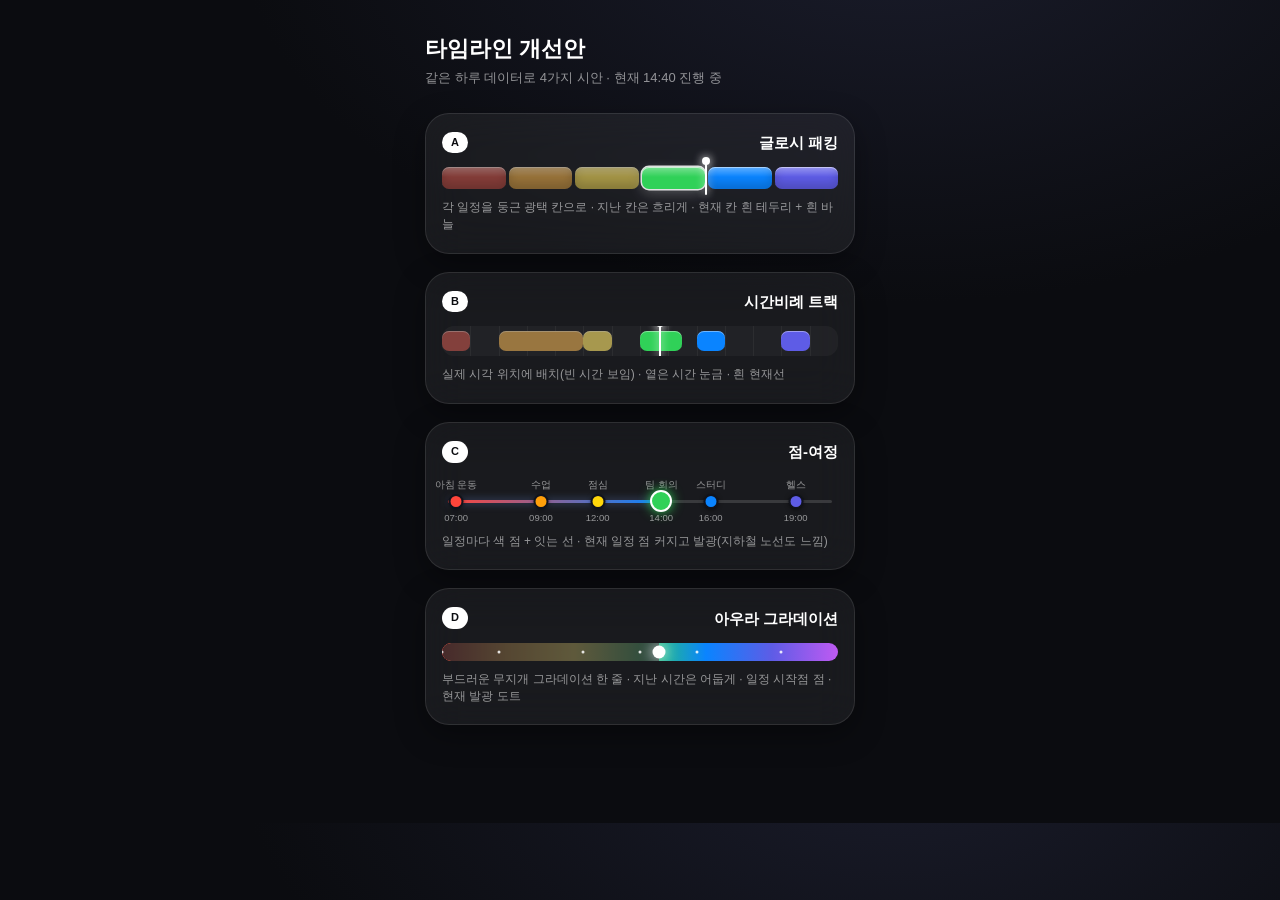
<file: mockup/timeline.html>
<!doctype html>
<html lang="ko">
<head>
<meta charset="utf-8">
<meta name="viewport" content="width=device-width, initial-scale=1">
<title>오늘 — 타임라인 디자인 개선안</title>
<style>
  :root{
    --bg:#0b0c10; --card:rgba(255,255,255,.06); --stroke:rgba(255,255,255,.10);
    --txt:#fff; --sub:rgba(255,255,255,.55);
    --c0:#FF453A; --c1:#FF9F0A; --c2:#FFD60A; --c3:#30D158; --c4:#0A84FF; --c5:#5E5CE6; --c6:#BF5AF2;
  }
  *{box-sizing:border-box}
  body{margin:0;background:radial-gradient(1200px 700px at 70% -10%, #1a1c2b 0%, var(--bg) 55%);
       color:var(--txt);font:15px/1.4 -apple-system,BlinkMacSystemFont,"SF Pro Display","Apple SD Gothic Neo",sans-serif;
       padding:34px 18px 80px;-webkit-font-smoothing:antialiased}
  .wrap{max-width:430px;margin:0 auto}
  h1{font-size:22px;font-weight:800;margin:0 0 4px}
  .lead{color:var(--sub);margin:0 0 26px;font-size:13px}
  .card{background:var(--card);border:1px solid var(--stroke);border-radius:24px;padding:18px 16px 20px;margin-bottom:18px;
        backdrop-filter:blur(20px);box-shadow:0 10px 30px rgba(0,0,0,.35)}
  .head{display:flex;align-items:center;justify-content:space-between;margin-bottom:14px}
  .tag{font-size:11px;font-weight:800;letter-spacing:.4px;color:#0b0c10;background:#fff;border-radius:20px;padding:3px 9px}
  .name{font-weight:800;font-size:15px}
  .desc{color:var(--sub);font-size:12px;margin-top:10px}
  .now{margin-left:auto;font-size:12px;color:var(--sub)}
  .legend{display:flex;gap:5px;align-items:center;color:var(--sub);font-size:11px;margin-top:14px;flex-wrap:wrap}
  .dot{width:8px;height:8px;border-radius:3px;display:inline-block}

  /* ---------- A. 글로시 패킹 세그먼트 ---------- */
  .segbar{display:flex;gap:3px;height:22px;align-items:stretch;position:relative}
  .seg{flex:1;border-radius:7px;position:relative;overflow:hidden;
       box-shadow:inset 0 1px 0 rgba(255,255,255,.45), inset 0 -6px 10px rgba(0,0,0,.18)}
  .seg.past{filter:saturate(.55) brightness(.7)}
  .seg.cur{box-shadow:inset 0 1px 0 rgba(255,255,255,.6),0 0 0 1.5px rgba(255,255,255,.85),0 4px 14px rgba(255,255,255,.25)}
  .seg::after{content:"";position:absolute;inset:0 0 55% 0;background:linear-gradient(rgba(255,255,255,.35),transparent);border-radius:7px 7px 0 0}
  .needleA{position:absolute;top:-6px;bottom:-6px;width:2px;background:#fff;border-radius:2px;box-shadow:0 0 8px #fff;transform:translateX(-1px)}
  .needleA::before{content:"";position:absolute;top:-4px;left:-3px;width:8px;height:8px;border-radius:50%;background:#fff;box-shadow:0 0 10px #fff}

  /* ---------- B. 시간비례 트랙(캘린더식) ---------- */
  .track{position:relative;height:30px;border-radius:12px;background:
      repeating-linear-gradient(90deg,rgba(255,255,255,.05) 0 1px,transparent 1px calc(100%/14));
      background-color:rgba(255,255,255,.04);overflow:hidden}
  .tb{position:absolute;top:5px;height:20px;border-radius:7px;
      box-shadow:inset 0 1px 0 rgba(255,255,255,.4)}
  .tb.past{filter:saturate(.5) brightness(.72)}
  .nowB{position:absolute;top:-3px;bottom:-3px;width:2px;background:#fff;box-shadow:0 0 8px #fff;border-radius:2px}
  .nowB::after{content:"";position:absolute;top:-4px;left:-3px;width:8px;height:8px;border-radius:50%;background:#fff;box-shadow:0 0 10px #fff}

  /* ---------- C. 점-여정(도트 타임라인) ---------- */
  .journey{position:relative;height:46px}
  .line{position:absolute;left:6px;right:6px;top:23px;height:3px;border-radius:3px;background:rgba(255,255,255,.14)}
  .lineFill{position:absolute;left:6px;top:23px;height:3px;border-radius:3px;background:linear-gradient(90deg,var(--c0),var(--c4));box-shadow:0 0 8px rgba(120,160,255,.5)}
  .jdot{position:absolute;top:17px;width:15px;height:15px;border-radius:50%;transform:translateX(-50%);
        border:2.5px solid #11131c;box-shadow:0 1px 4px rgba(0,0,0,.5)}
  .jdot.cur{width:22px;height:22px;top:13px;border-color:#fff;box-shadow:0 0 12px currentColor}
  .jlab{position:absolute;top:1px;font-size:9.5px;color:var(--sub);transform:translateX(-50%);white-space:nowrap}
  .jtime{position:absolute;top:34px;font-size:9.5px;color:var(--sub);transform:translateX(-50%)}

  /* ---------- D. 아우라 그라데이션 ---------- */
  .aura{position:relative;height:18px;border-radius:10px;overflow:hidden;
        background:linear-gradient(90deg,var(--c0),var(--c1),var(--c2),var(--c3),var(--c4),var(--c5),var(--c6))}
  .auraDim{position:absolute;top:0;bottom:0;left:0;background:rgba(8,9,14,.6);backdrop-filter:saturate(.4)}
  .auraTick{position:absolute;top:50%;width:3px;height:3px;border-radius:50%;background:rgba(255,255,255,.85);transform:translate(-50%,-50%)}
  .auraNow{position:absolute;top:-5px;bottom:-5px;width:0;transform:translateX(-50%)}
  .auraNow::after{content:"";position:absolute;top:50%;left:0;width:13px;height:13px;border-radius:50%;background:#fff;box-shadow:0 0 14px #fff;transform:translate(-50%,-50%)}
</style>
</head>
<body>
<div class="wrap">
  <h1>타임라인 개선안</h1>
  <p class="lead">같은 하루 데이터로 4가지 시안 · 현재 14:40 진행 중</p>
  <div id="root"></div>
</div>

<script>
const C = ['--c0','--c1','--c2','--c3','--c4','--c5','--c6'].map(v=>getComputedStyle(document.documentElement).getPropertyValue(v).trim());
// 색은 시간순 빨→보 균등 분배(앱과 동일 규칙)
function colorOf(i, n){
  if(n<=7) return C[i%7];
  const pos=i/(n-1)*6, lo=Math.min(6,Math.floor(pos)), hi=Math.min(6,lo+1), t=pos-lo;
  const a=hex(C[lo]),b=hex(C[hi]);
  return `rgb(${a.map((x,k)=>Math.round(x+(b[k]-x)*t)).join(',')})`;
}
function hex(h){h=h.replace('#','');return [0,2,4].map(i=>parseInt(h.substr(i,2),16));}

const DAY0=7*60, DAY1=21*60, NOW=14*60+40;
const EV=[
  {s:7*60,  e:8*60,    t:'아침 운동'},
  {s:9*60,  e:12*60,   t:'수업'},
  {s:12*60, e:13*60,   t:'점심'},
  {s:14*60, e:15*60+30,t:'팀 회의'},
  {s:16*60, e:17*60,   t:'스터디'},
  {s:19*60, e:20*60,   t:'헬스'},
];
EV.forEach((v,i)=>{v.c=colorOf(i,EV.length); v.cur=NOW>=v.s&&NOW<v.e; v.past=NOW>=v.e;});
const pct=m=>(m-DAY0)/(DAY1-DAY0)*100;
const hhmm=m=>`${String(Math.floor(m/60)).padStart(2,'0')}:${String(m%60).padStart(2,'0')}`;

// 패킹(시간 비례 아님): 길이 비율로 칸을 붙임 — 현재 앱 방식
function packed(){
  const tot=EV.reduce((a,v)=>a+(v.e-v.s),0);
  let acc=0; return EV.map(v=>{const w=(v.e-v.s)/tot*100; const o={...v,left:acc,w}; acc+=w; return o;});
}
function packNowPct(){ // 패킹 좌표에서의 현재 위치
  const tot=EV.reduce((a,v)=>a+(v.e-v.s),0); let acc=0;
  for(const v of EV){ const w=(v.e-v.s)/tot; if(NOW<v.s) return acc*100; if(NOW<v.e) return (acc+(NOW-v.s)/(v.e-v.s)*w)*100; acc+=w; }
  return 100;
}

function card(tag,name,desc,inner){
  return `<div class="card"><div class="head"><span class="tag">${tag}</span><span class="name">${name}</span></div>
    ${inner}<div class="desc">${desc}</div></div>`;
}

// A. 글로시 패킹 세그먼트
function A(){
  const segs=packed().map(v=>`<div class="seg ${v.cur?'cur':''} ${v.past?'past':''}" style="background:${v.c}"></div>`).join('');
  const n=`<div class="needleA" style="left:${packNowPct()}%"></div>`;
  return card('A','글로시 패킹','각 일정을 둥근 광택 칸으로 · 지난 칸은 흐리게 · 현재 칸 흰 테두리 + 흰 바늘',
    `<div class="segbar">${segs}${n}</div>`);
}
// B. 시간비례 트랙(캘린더식)
function B(){
  const bars=EV.map(v=>`<div class="tb ${v.past?'past':''}" style="left:${pct(v.s)}%;width:${pct(v.e)-pct(v.s)}%;background:${v.c}"></div>`).join('');
  return card('B','시간비례 트랙','실제 시각 위치에 배치(빈 시간 보임) · 옅은 시간 눈금 · 흰 현재선',
    `<div class="track">${bars}<div class="nowB" style="left:${pct(NOW)}%"></div></div>`);
}
// C. 점-여정
function C_(){
  const fill=`<div class="lineFill" style="width:calc(${pct(NOW)}% - 6px)"></div>`;
  const dots=EV.map(v=>{const x=pct((v.s+v.e)/2);
    return `<div class="jlab" style="left:${x}%">${v.t}</div>
            <div class="jdot ${v.cur?'cur':''}" style="left:${x}%;background:${v.c};color:${v.c}"></div>
            <div class="jtime" style="left:${x}%">${hhmm(v.s)}</div>`;}).join('');
  return card('C','점-여정','일정마다 색 점 + 잇는 선 · 현재 일정 점 커지고 발광(지하철 노선도 느낌)',
    `<div class="journey"><div class="line"></div>${fill}${dots}</div>`);
}
// D. 아우라 그라데이션
function D(){
  const ticks=EV.map(v=>`<div class="auraTick" style="left:${pct(v.s)}%"></div>`).join('');
  return card('D','아우라 그라데이션','부드러운 무지개 그라데이션 한 줄 · 지난 시간은 어둡게 · 일정 시작점 점 · 현재 발광 도트',
    `<div class="aura"><div class="auraDim" style="width:${pct(NOW)}%"></div>${ticks}<div class="auraNow" style="left:${pct(NOW)}%"></div></div>`);
}
document.getElementById('root').innerHTML = A()+B()+C_()+D();
</script>
</body>
</html>
</file>
<file: mockup/styles.css>
/* ===========================================================
   스케줄 앱 · 디자인 목업  —  iOS 26 Liquid Glass 스타일 (v2)
   =========================================================== */

:root{
  --accent:#2E4BA0;
  --on-accent:#fff;
  --accent-text:#8096FF;
  --radius:30px;
  --font: -apple-system, BlinkMacSystemFont, "SF Pro Display", "SF Pro Text",
          "Pretendard", "Apple SD Gothic Neo", "Helvetica Neue", sans-serif;
}

*{ box-sizing:border-box; margin:0; padding:0; -webkit-font-smoothing:antialiased; }
html,body{ height:100%; }
body{
  font-family:var(--font);
  color:var(--ink);
  min-height:100vh;
  padding:0 0 60px;
  transition:background .5s ease, color .3s ease;
}

/* ---------- 테마 + 포인트 컬러 (라이트=화이트 / 다크=남색) ---------- */
body.theme-dark{
  --ink:#f2f2f7;
  --ink-dim:rgba(235,235,245,.6);
  --glass-bg:rgba(120,120,135,.18);
  --glass-bd:rgba(255,255,255,.22);
  --glass-hi:rgba(255,255,255,.35);
  --soft-bg:rgba(120,120,140,.16);
  --field-bg:rgba(118,118,128,.24);
  --accent:#2E4BA0;        /* 남색 fill */
  --on-accent:#ffffff;
  --accent-text:#8FA2FF;   /* 어두운 배경 위 남색 텍스트 */
  background:
    radial-gradient(60% 50% at 15% 10%, #1d2a66 0%, transparent 60%),
    radial-gradient(55% 45% at 90% 8%, #0a2b52 0%, transparent 55%),
    radial-gradient(70% 60% at 80% 95%, #2a1450 0%, transparent 55%),
    radial-gradient(60% 60% at 10% 90%, #0c3b46 0%, transparent 55%),
    #05060a;
}
body.theme-light{
  --ink:#1c1c1e;
  --ink-dim:rgba(60,60,67,.6);
  --glass-bg:rgba(255,255,255,.5);
  --glass-bd:rgba(255,255,255,.75);
  --glass-hi:rgba(255,255,255,.95);
  --soft-bg:rgba(255,255,255,.55);
  --field-bg:rgba(255,255,255,.7);
  --accent:#ffffff;        /* 화이트 fill */
  --on-accent:#1c1c1e;
  --accent-text:#1c1c1e;   /* 밝은 배경 위 잉크 텍스트 (모노톤) */
  background:
    radial-gradient(60% 50% at 12% 8%, #ffd9e8 0%, transparent 60%),
    radial-gradient(55% 45% at 92% 6%, #cfe6ff 0%, transparent 55%),
    radial-gradient(70% 60% at 85% 96%, #ffe7c2 0%, transparent 55%),
    radial-gradient(60% 60% at 8% 92%, #d6f5e3 0%, transparent 55%),
    #eef0f6;
}

/* ---------- 공통 글래스 ---------- */
.glass{
  background:var(--glass-bg);
  backdrop-filter:blur(34px) saturate(180%);
  -webkit-backdrop-filter:blur(34px) saturate(180%);
  border:1px solid var(--glass-bd);
  box-shadow:0 10px 40px rgba(0,0,0,.30),
             inset 0 1px 0 var(--glass-hi),
             inset 0 -1px 1px rgba(0,0,0,.10);
  border-radius:var(--radius);
}
.glass-soft{
  background:var(--soft-bg);
  backdrop-filter:blur(18px) saturate(160%);
  -webkit-backdrop-filter:blur(18px) saturate(160%);
  border:1px solid var(--glass-bd);
  border-radius:20px;
}

/* ---------- 상단 컨트롤 ---------- */
.topbar{
  position:sticky; top:0; z-index:50;
  display:flex; align-items:center; justify-content:space-between;
  gap:18px; flex-wrap:wrap;
  padding:16px 26px;
  background:var(--glass-bg);
  backdrop-filter:blur(30px) saturate(180%);
  -webkit-backdrop-filter:blur(30px) saturate(180%);
  border-bottom:1px solid var(--glass-bd);
}
.topbar-title{ display:flex; align-items:center; gap:12px; }
.topbar-title .dot{ width:12px;height:12px;border-radius:50%;background:var(--accent);
  border:1px solid var(--glass-bd); box-shadow:0 0 14px rgba(0,0,0,.2); }
.topbar h1{ font-size:17px; font-weight:700; letter-spacing:-.2px; }
.tag{ font-size:11px; color:var(--ink-dim); padding:4px 9px; border-radius:20px;
  border:1px solid var(--glass-bd); }
.controls{ display:flex; align-items:center; gap:10px; flex-wrap:wrap; }
.seg{ display:flex; background:var(--field-bg); border-radius:13px; padding:3px;
  border:1px solid var(--glass-bd); }
.seg button{ font-family:inherit; font-size:12.5px; font-weight:600; color:var(--ink);
  background:transparent; border:none; padding:6px 12px; border-radius:10px; cursor:pointer;
  transition:.2s; }
.seg button.active{ background:var(--accent); color:var(--on-accent); box-shadow:0 2px 10px rgba(0,0,0,.25); }
.seg-single{ font-family:inherit; font-size:12.5px; font-weight:600; color:var(--ink);
  background:var(--field-bg); border:1px solid var(--glass-bd); padding:8px 13px;
  border-radius:12px; cursor:pointer; }

.note{ max-width:980px; margin:22px auto 6px; padding:0 24px; color:var(--ink-dim);
  font-size:13.5px; line-height:1.6; }
.note b{ color:var(--ink); }

main{ max-width:1100px; margin:0 auto; padding:10px 24px; }
section{ margin:38px 0 10px; }
.sec-title{ font-size:14px; font-weight:700; color:var(--ink-dim); letter-spacing:.3px;
  text-transform:uppercase; margin:0 4px 18px; }
.row{ display:flex; gap:40px; flex-wrap:wrap; align-items:flex-start; }

/* ---------- 아이폰 프레임 ---------- */
.device-wrap{ display:flex; flex-direction:column; align-items:center; gap:14px; }
.phone{
  position:relative; width:368px; height:760px; border-radius:58px;
  background:linear-gradient(160deg,#2b2b2e,#0a0a0b);
  padding:13px;
  box-shadow:0 30px 70px rgba(0,0,0,.55), inset 0 0 0 2px rgba(255,255,255,.06),
             0 0 0 7px #1a1a1d;
}
.island{
  position:absolute; top:24px; left:50%; transform:translateX(-50%);
  width:118px; height:34px; background:#000; border-radius:20px; z-index:20;
}
.screen{
  position:relative; width:100%; height:100%; border-radius:42px; overflow:hidden;
}
.wallpaper{
  background:
    radial-gradient(70% 55% at 25% 15%, #ff7eb3 0%, transparent 55%),
    radial-gradient(65% 50% at 90% 20%, #7afcff 0%, transparent 55%),
    radial-gradient(80% 60% at 80% 90%, #feb47b 0%, transparent 55%),
    radial-gradient(70% 60% at 10% 95%, #6a8dff 0%, transparent 55%),
    linear-gradient(160deg,#3a2a66,#15324f);
}
body.theme-light .wallpaper{
  background:
    radial-gradient(70% 55% at 25% 12%, #ffc6dd 0%, transparent 55%),
    radial-gradient(65% 50% at 92% 18%, #c4f0ff 0%, transparent 55%),
    radial-gradient(80% 60% at 82% 92%, #ffe0b8 0%, transparent 55%),
    radial-gradient(70% 60% at 8% 96%, #c9d8ff 0%, transparent 55%),
    linear-gradient(160deg,#eef1ff,#e9f6ff);
}
.wallpaper.dimmed::after{ content:""; position:absolute; inset:0; background:rgba(0,0,0,.35); }

.statusbar{
  position:relative; z-index:5; display:flex; justify-content:space-between;
  padding:16px 26px 0; font-size:14px; font-weight:600; color:#fff;
}
body.theme-light .statusbar{ color:#1c1c1e; }
.lockscreen .statusbar{ color:#fff; }
.sb-right{ letter-spacing:2px; font-size:12px; }

/* ---------- 앱 내부 ---------- */
.app-content{ position:relative; z-index:5; padding:14px 12px 0; color:#fff;
  height:calc(100% - 30px); overflow:hidden; }
body.theme-light .app-content{ color:#1c1c1e; }
.app-header{ display:flex; justify-content:space-between; align-items:flex-end; padding:6px 4px 12px; }
.kicker{ font-size:12px; opacity:.7; font-weight:600; }
.big-date{ font-size:27px; font-weight:800; letter-spacing:-.5px; }
.avatar{ width:38px; height:38px; border-radius:50%; display:flex; align-items:center;
  justify-content:center; font-size:13px; font-weight:700; }

.weekstrip{ display:flex; justify-content:space-between; padding:9px 8px; margin-bottom:14px; }
.wd{ display:flex; flex-direction:column; align-items:center; gap:3px; font-size:11px;
  opacity:.8; width:30px; padding:5px 0; border-radius:12px; }
.wd b{ font-size:14px; font-weight:700; }
.wd.today{ background:var(--accent); color:var(--on-accent); opacity:1; box-shadow:0 4px 14px rgba(0,0,0,.3); }

.card{ padding:14px 11px 12px; margin-bottom:16px; }
.card-head{ display:flex; justify-content:space-between; align-items:center;
  font-size:13px; font-weight:700; margin-bottom:13px; }
.next-chip{ font-size:11px; font-weight:600; color:var(--on-accent); background:var(--accent);
  padding:4px 10px; border-radius:20px; border:1px solid var(--glass-bd); }

/* ---------- 무지개 타임라인 (얇고 길게) ---------- */
.timeline{ position:relative; height:15px; border-radius:8px; overflow:visible; }
.timeline.tall{ height:18px; }
.seg-item{
  position:absolute; top:0; height:100%; border-radius:4px;
  background:var(--c); opacity:.42; transition:opacity .4s ease, transform .4s ease, box-shadow .4s;
}
.seg-item.past{ opacity:.2; }
.seg-item.current{ opacity:1; transform:translateY(-2px) scaleY(1.35);
  box-shadow:0 5px 16px color-mix(in srgb, var(--c) 60%, transparent),
             0 0 0 1.5px rgba(255,255,255,.55) inset; z-index:3; }
.playhead{ position:absolute; top:-6px; bottom:-6px; width:2px; background:#fff;
  z-index:6; box-shadow:0 0 8px rgba(255,255,255,.9); border-radius:2px; }
.playhead::before{ content:""; position:absolute; top:-4px; left:50%; transform:translateX(-50%);
  width:9px; height:9px; border-radius:50%; background:#fff; box-shadow:0 0 8px rgba(255,255,255,.9); }
/* 쉬는 시간: 선이 경계에 멈춰 대기 중임을 표시 */
.playhead.parked{ animation:phWait 1.5s ease-in-out infinite; }
@keyframes phWait{ 0%,100%{ opacity:.45; } 50%{ opacity:.9; } }
.timeline-axis{ display:flex; justify-content:space-between; font-size:9.5px;
  opacity:.5; margin-top:8px; padding:0 1px; }
.cur-line{ font-size:13.5px; font-weight:700; margin-top:10px; }
.cur-line span{ opacity:.55; font-weight:600; margin-right:4px; }

/* ---------- 이벤트 리스트 ---------- */
.list-label{ font-size:13px; font-weight:700; opacity:.85; margin:4px 4px 10px; }
.event-list{ display:flex; flex-direction:column; gap:9px; overflow:hidden; }
.ev{ display:flex; align-items:center; gap:12px; padding:12px 13px; border-radius:18px;
  background:var(--soft-bg); backdrop-filter:blur(16px); border:1px solid var(--glass-bd); }
.ev .ev-bar{ width:4px; align-self:stretch; border-radius:4px; background:var(--c); }
.ev .ev-time{ font-size:11px; font-weight:700; opacity:.8; width:46px; text-align:center; }
.ev .ev-main{ flex:1; }
.ev .ev-title{ font-size:14px; font-weight:700; }
.ev .ev-loc{ font-size:11px; opacity:.6; margin-top:2px; }
.ev.now{ outline:1.5px solid var(--accent); box-shadow:0 6px 18px rgba(0,0,0,.25); }
.ev .ev-live{ font-size:9px; font-weight:800; color:#fff; background:#FF453A;
  padding:2px 6px; border-radius:6px; }

/* ---------- FAB & 탭바 ---------- */
.fab{ position:absolute; right:18px; bottom:86px; width:54px; height:54px; border-radius:50%;
  font-size:26px; font-weight:300; color:var(--on-accent); border:1px solid var(--glass-bd);
  display:flex; align-items:center; justify-content:center; z-index:8; cursor:pointer;
  background:var(--accent); box-shadow:0 8px 24px rgba(0,0,0,.3); }
.tabbar{ position:absolute; left:14px; right:14px; bottom:16px; display:flex;
  justify-content:space-around; padding:11px 8px; z-index:7; }
.tab{ font-size:11px; font-weight:600; opacity:.55; color:var(--ink); }
.tab.active{ opacity:1; color:var(--accent-text); }

/* ---------- 추가 시트 ---------- */
.sheet{ position:absolute; left:8px; right:8px; bottom:8px; z-index:9; padding:14px 16px 20px;
  border-radius:34px; color:#fff; }
body.theme-light .sheet{ color:#1c1c1e; }
.sheet-grabber{ width:38px; height:5px; border-radius:3px; background:var(--ink-dim);
  margin:2px auto 12px; opacity:.5; }
.sheet-head{ display:flex; align-items:center; justify-content:space-between; margin-bottom:16px; }
.sheet-head b{ font-size:16px; }
.ghost{ background:none; border:none; color:var(--accent-text); font-size:14px; font-weight:600;
  font-family:inherit; cursor:pointer; }
.filled{ background:var(--accent); color:var(--on-accent); border:1px solid var(--glass-bd);
  font-family:inherit; font-size:14px; font-weight:700; padding:7px 16px; border-radius:20px; cursor:pointer; }
.field{ padding:12px 14px; margin-bottom:10px; display:flex; align-items:center;
  justify-content:space-between; }
.field span{ font-size:13px; opacity:.6; }
.field input{ background:none; border:none; color:inherit; font-family:inherit;
  font-size:14px; font-weight:600; text-align:right; outline:none; flex:1; margin-left:14px; }
.field.two{ gap:10px; }
.field.two > div{ flex:1; display:flex; flex-direction:column; gap:3px; }
.field.two b{ font-size:14px; }
.auto-color{ display:flex; align-items:center; justify-content:space-between; padding:11px 14px; }
.auto-color > span{ font-size:12px; opacity:.7; }
.mini-rainbow{ display:flex; gap:4px; }
.mini-rainbow i{ width:12px; height:12px; border-radius:50%; background:var(--c); }

/* ---------- 잠금화면 ---------- */
.lock-clock{ position:relative; z-index:5; text-align:center; color:#fff; margin-top:34px; }
.lock-day{ font-size:15px; font-weight:600; opacity:.9; }
.lock-time{ font-size:72px; font-weight:700; letter-spacing:-2px; line-height:1.05; }
.la-card{ position:absolute; left:11px; right:11px; bottom:118px; z-index:6; padding:13px 12px 12px;
  color:#fff; border-radius:26px; }
.la-head{ display:flex; justify-content:space-between; align-items:center; margin-bottom:11px; }
.la-app{ font-size:12px; font-weight:700; display:flex; align-items:center; gap:6px; }
.la-icon{ color:var(--accent-text); }
.la-count{ font-size:12px; font-weight:800; color:var(--accent-text);
  font-variant-numeric:tabular-nums; }
.la-next{ font-size:12px; opacity:.7; margin-top:4px; }
.lock-hint{ position:absolute; left:0; right:0; bottom:36px; text-align:center; z-index:5;
  color:rgba(255,255,255,.85); font-size:13px; font-weight:600; }

.explain{ flex:1; min-width:280px; max-width:420px; padding:22px 24px; color:var(--ink); }
.explain h3{ font-size:15px; margin-bottom:12px; }
.explain ul{ list-style:none; display:flex; flex-direction:column; gap:11px; }
.explain li{ font-size:13px; line-height:1.5; padding-left:18px; position:relative; color:var(--ink-dim); }
.explain li b{ color:var(--ink); }
.explain li::before{ content:""; position:absolute; left:0; top:7px; width:7px; height:7px;
  border-radius:50%; background:var(--accent-text); }
.explain code{ font-size:11.5px; background:var(--field-bg); padding:1px 5px; border-radius:5px; }
.explain .small{ font-size:11.5px; color:var(--ink-dim); margin-top:14px; line-height:1.55; }

/* ---------- 다이나믹 아일랜드 (밝은 배경 위 검은 알약) ---------- */
.di-row{ gap:28px; }
.di-wrap{ display:flex; flex-direction:column; align-items:center; gap:14px; }
.di-stage{ width:300px; height:150px; border-radius:34px; display:flex; align-items:center;
  justify-content:center; position:relative; overflow:hidden;
  background:linear-gradient(135deg,#ffd1a8 0%,#ff9ec4 45%,#9b8cff 100%);
  box-shadow:inset 0 2px 20px rgba(0,0,0,.12); }
.di-stage::after{ content:"잠금화면 위 표시"; position:absolute; bottom:10px; right:14px;
  font-size:10px; font-weight:600; color:rgba(255,255,255,.85); }
.di{ background:#000; color:#fff; border-radius:26px;
  box-shadow:0 10px 30px rgba(0,0,0,.45), 0 0 0 1px rgba(255,255,255,.10); }
.di.compact{ display:flex; align-items:center; gap:10px; height:38px; padding:0 14px;
  min-width:150px; }
.di.compact .di-l{ color:var(--accent-text); font-size:14px; }
.di.compact .di-r{ font-weight:700; font-size:14px; font-variant-numeric:tabular-nums; }
.di-bar-mini{ position:relative; display:block; width:48px; height:7px; border-radius:5px;
  overflow:visible; }
.di.expanded{ width:262px; padding:14px 16px; border-radius:30px; }
.di-exp-top{ display:flex; justify-content:space-between; align-items:center; margin-bottom:11px; }
.di-exp-title{ display:flex; align-items:center; gap:8px; font-size:14px; }
.di-icon{ color:var(--accent-text); }
.di-exp-count{ font-size:17px; font-weight:800; color:var(--accent-text); font-variant-numeric:tabular-nums; }
.di-exp-sub{ font-size:11px; opacity:.6; margin-top:10px; }
.di.minimal{ width:38px; height:38px; border-radius:50%; display:flex; align-items:center;
  justify-content:center; }
.di-min-dot{ width:13px; height:13px; border-radius:50%; background:var(--accent-text);
  box-shadow:0 0 12px var(--accent-text); animation:pulse 1.6s infinite; }
@keyframes pulse{ 0%,100%{ opacity:1; } 50%{ opacity:.45; } }

/* ---------- AI (Claude) 화면 ---------- */
.ai-content{ position:relative; z-index:5; padding:18px 16px 0; color:#fff;
  height:calc(100% - 30px); display:flex; flex-direction:column; }
body.theme-light .ai-content{ color:#1c1c1e; }
.ai-hero{ text-align:center; margin:8px 0 18px; }
.claude-badge{ display:inline-flex; align-items:center; gap:6px; font-size:11px; font-weight:700;
  padding:5px 12px; border-radius:20px; border:1px solid var(--glass-bd); background:var(--soft-bg);
  color:#D77757; margin-bottom:12px; }
.ai-hero h3{ font-size:22px; font-weight:800; letter-spacing:-.4px; }
.ai-hero p{ font-size:12.5px; opacity:.65; margin-top:6px; }
.ai-input{ padding:15px 16px; margin-bottom:13px; min-height:96px; font-size:14px; line-height:1.55;
  font-weight:500; }
.ai-input .ph{ opacity:.5; }
.ai-btn{ width:100%; padding:14px; border-radius:18px; border:1px solid var(--glass-bd);
  background:var(--accent); color:var(--on-accent); font-family:inherit; font-size:15px;
  font-weight:700; cursor:pointer; display:flex; align-items:center; justify-content:center; gap:8px;
  box-shadow:0 8px 24px rgba(0,0,0,.3); }
.ai-divider{ font-size:12px; font-weight:700; opacity:.6; margin:20px 4px 11px; }
.ai-result{ display:flex; flex-direction:column; gap:9px; }
.ai-result .ev{ animation:rise .4s ease both; }
.ai-result .ev:nth-child(2){ animation-delay:.06s; }
.ai-result .ev:nth-child(3){ animation-delay:.12s; }
.ai-result .ev:nth-child(4){ animation-delay:.18s; }
@keyframes rise{ from{ opacity:0; transform:translateY(8px); } to{ opacity:1; transform:none; } }
.ai-apply{ margin-top:14px; width:100%; padding:13px; border-radius:16px; border:none;
  background:var(--soft-bg); border:1px solid var(--glass-bd); color:inherit; font-family:inherit;
  font-size:14px; font-weight:700; cursor:pointer; }

.footer{ text-align:center; color:var(--ink-dim); font-size:12.5px; margin:50px 0 10px; }
figcaption{ font-size:12.5px; color:var(--ink-dim); font-weight:600; }
</file>
